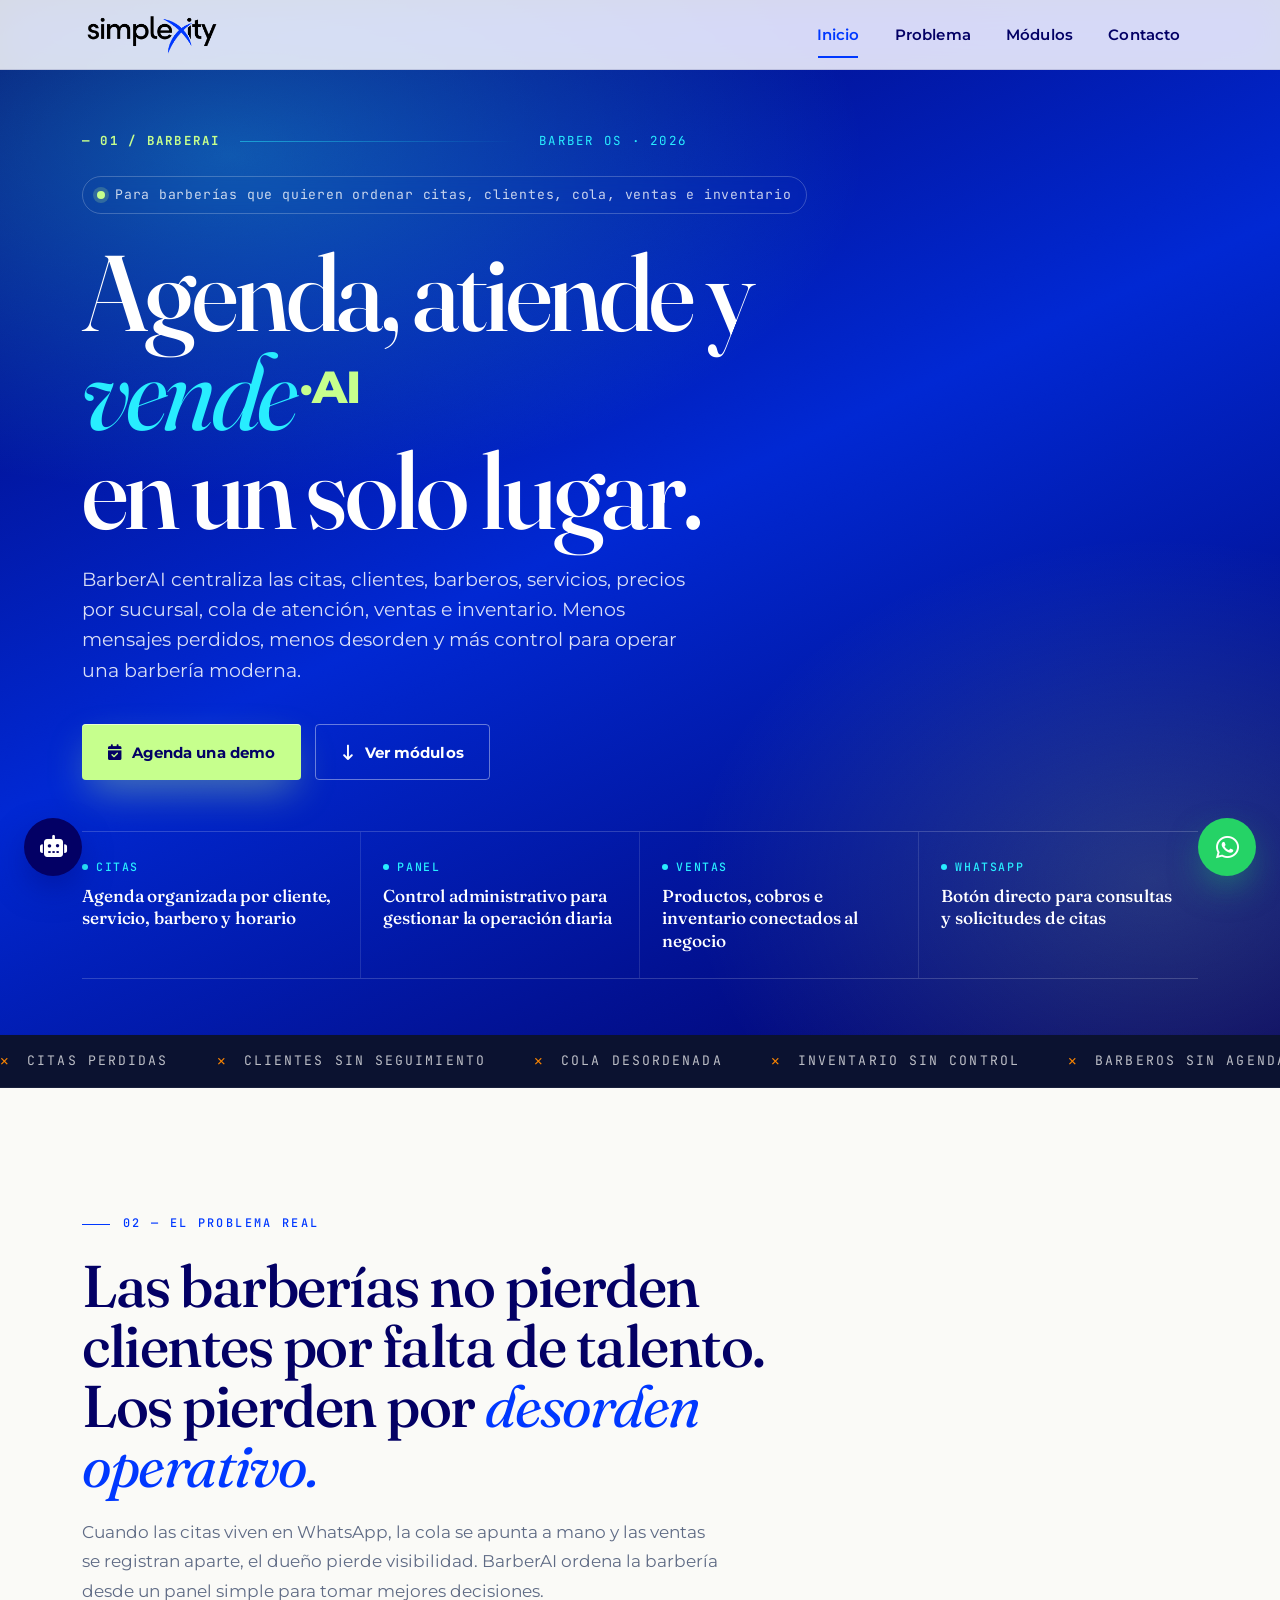
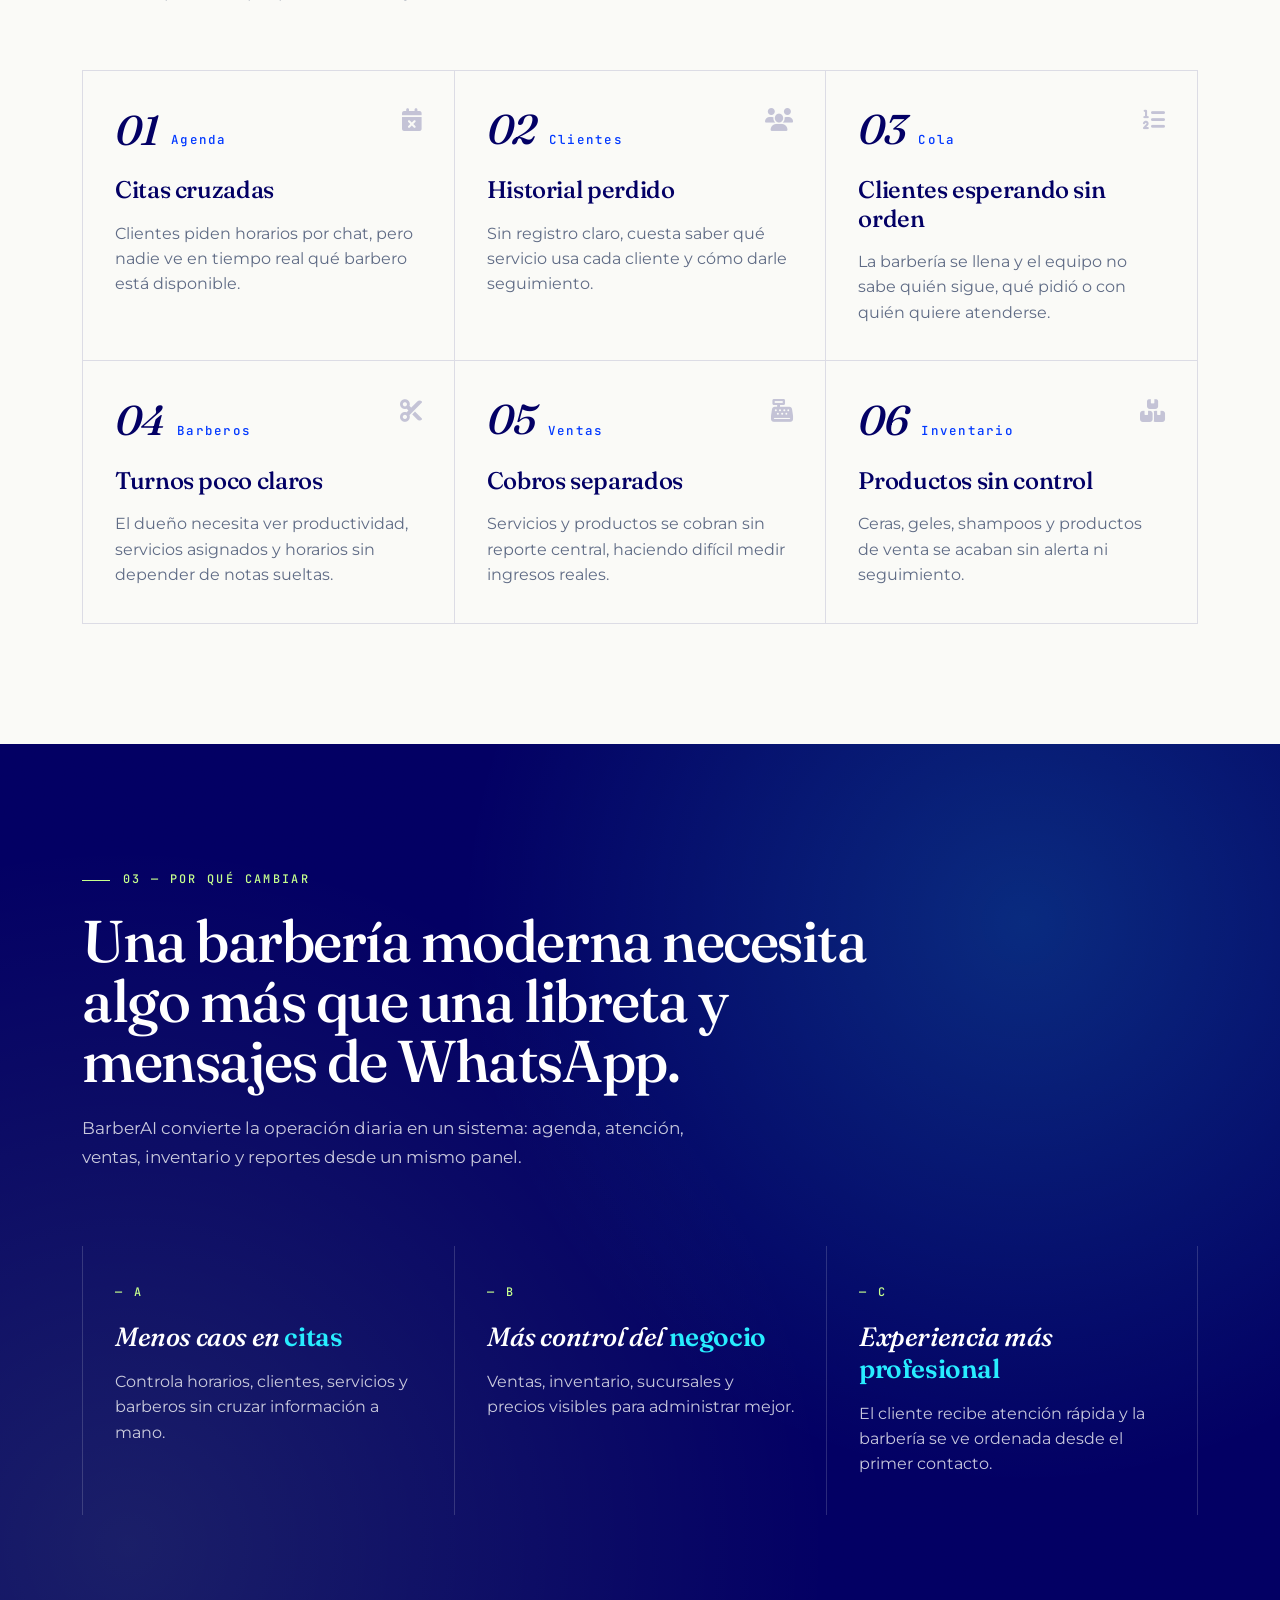
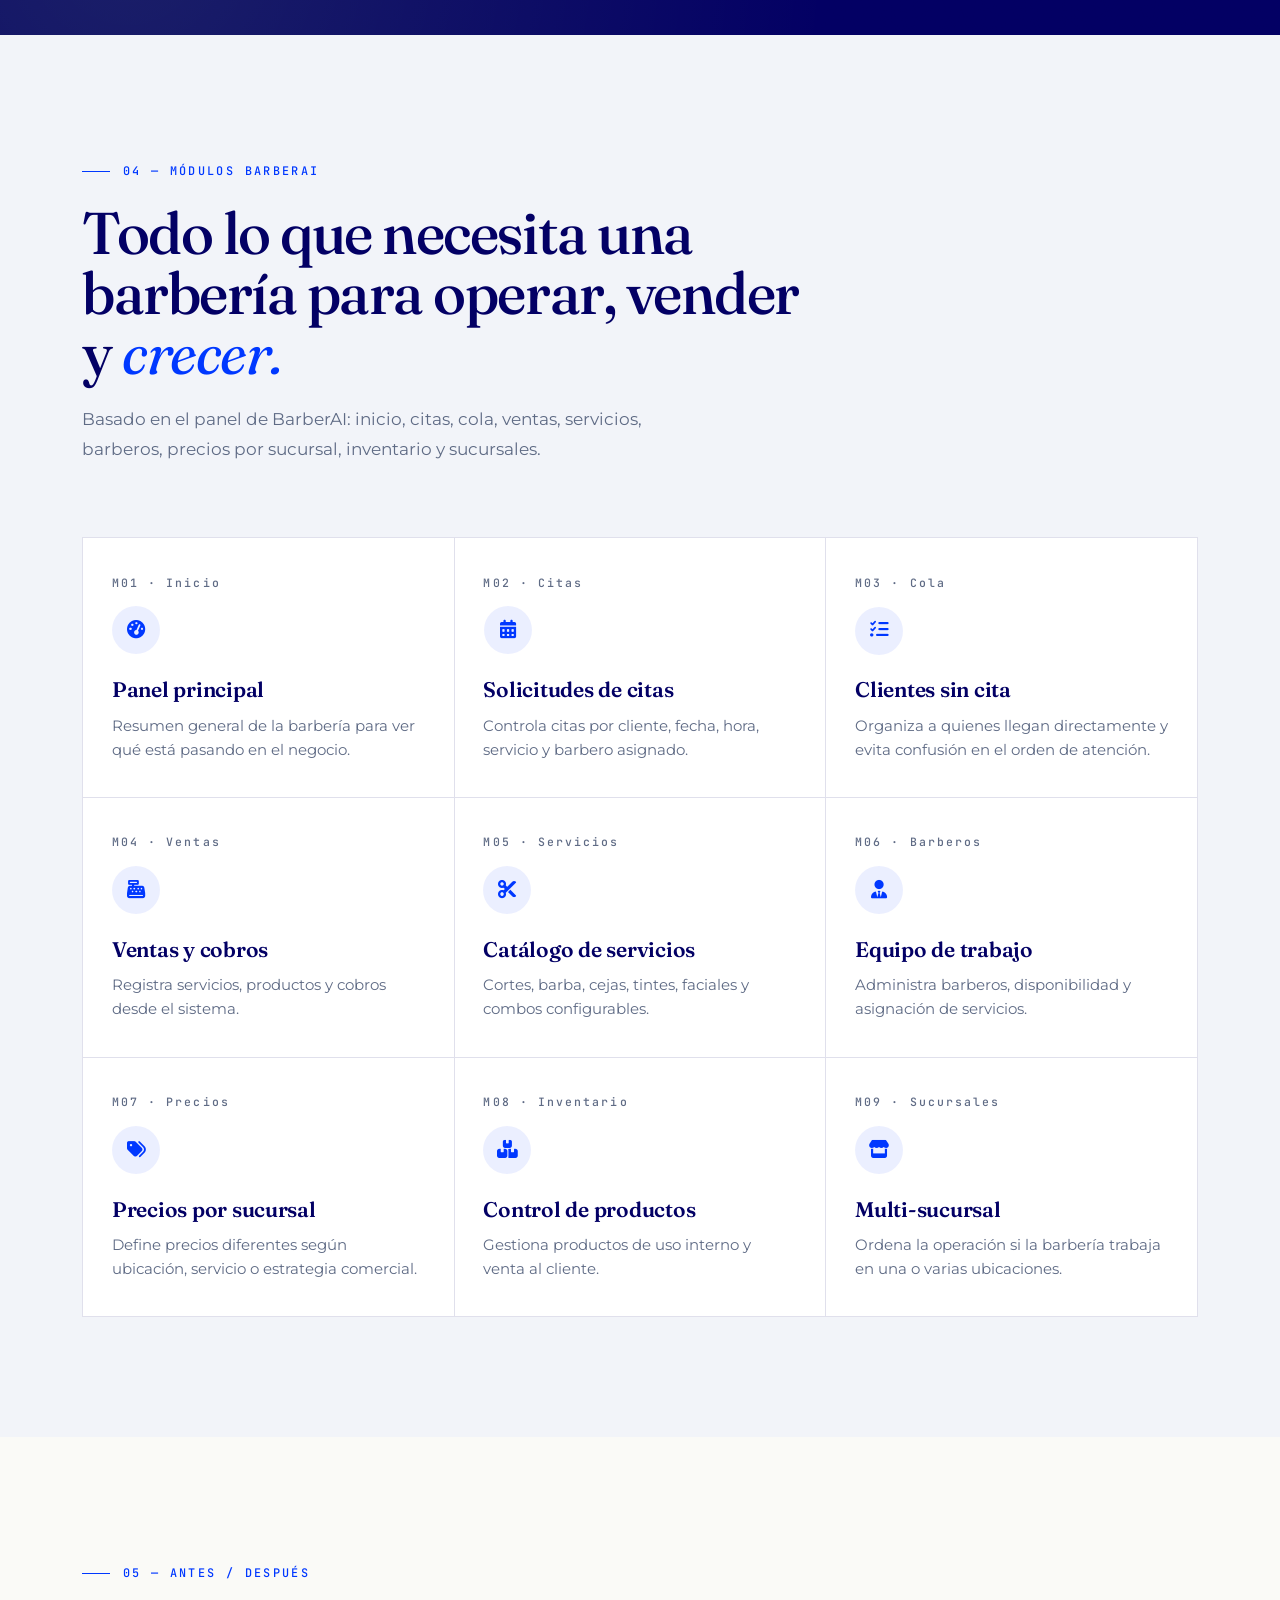
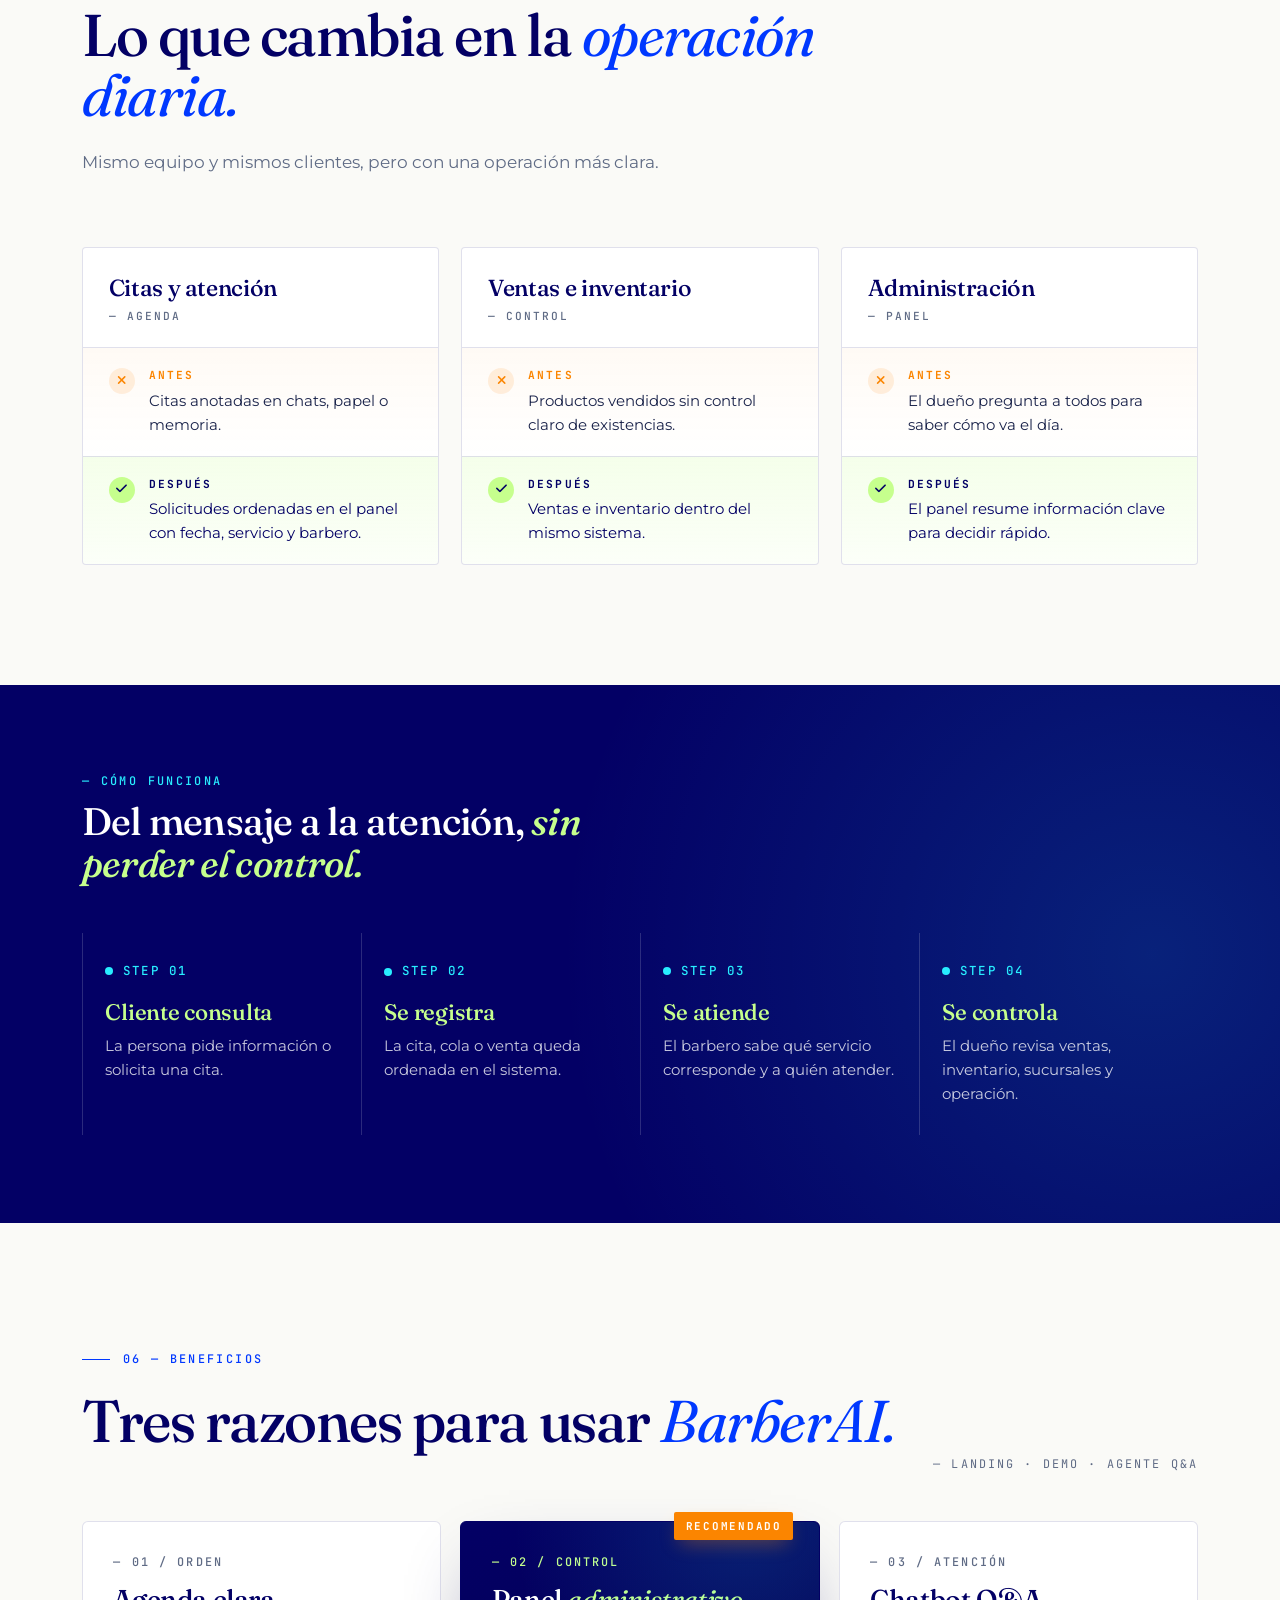
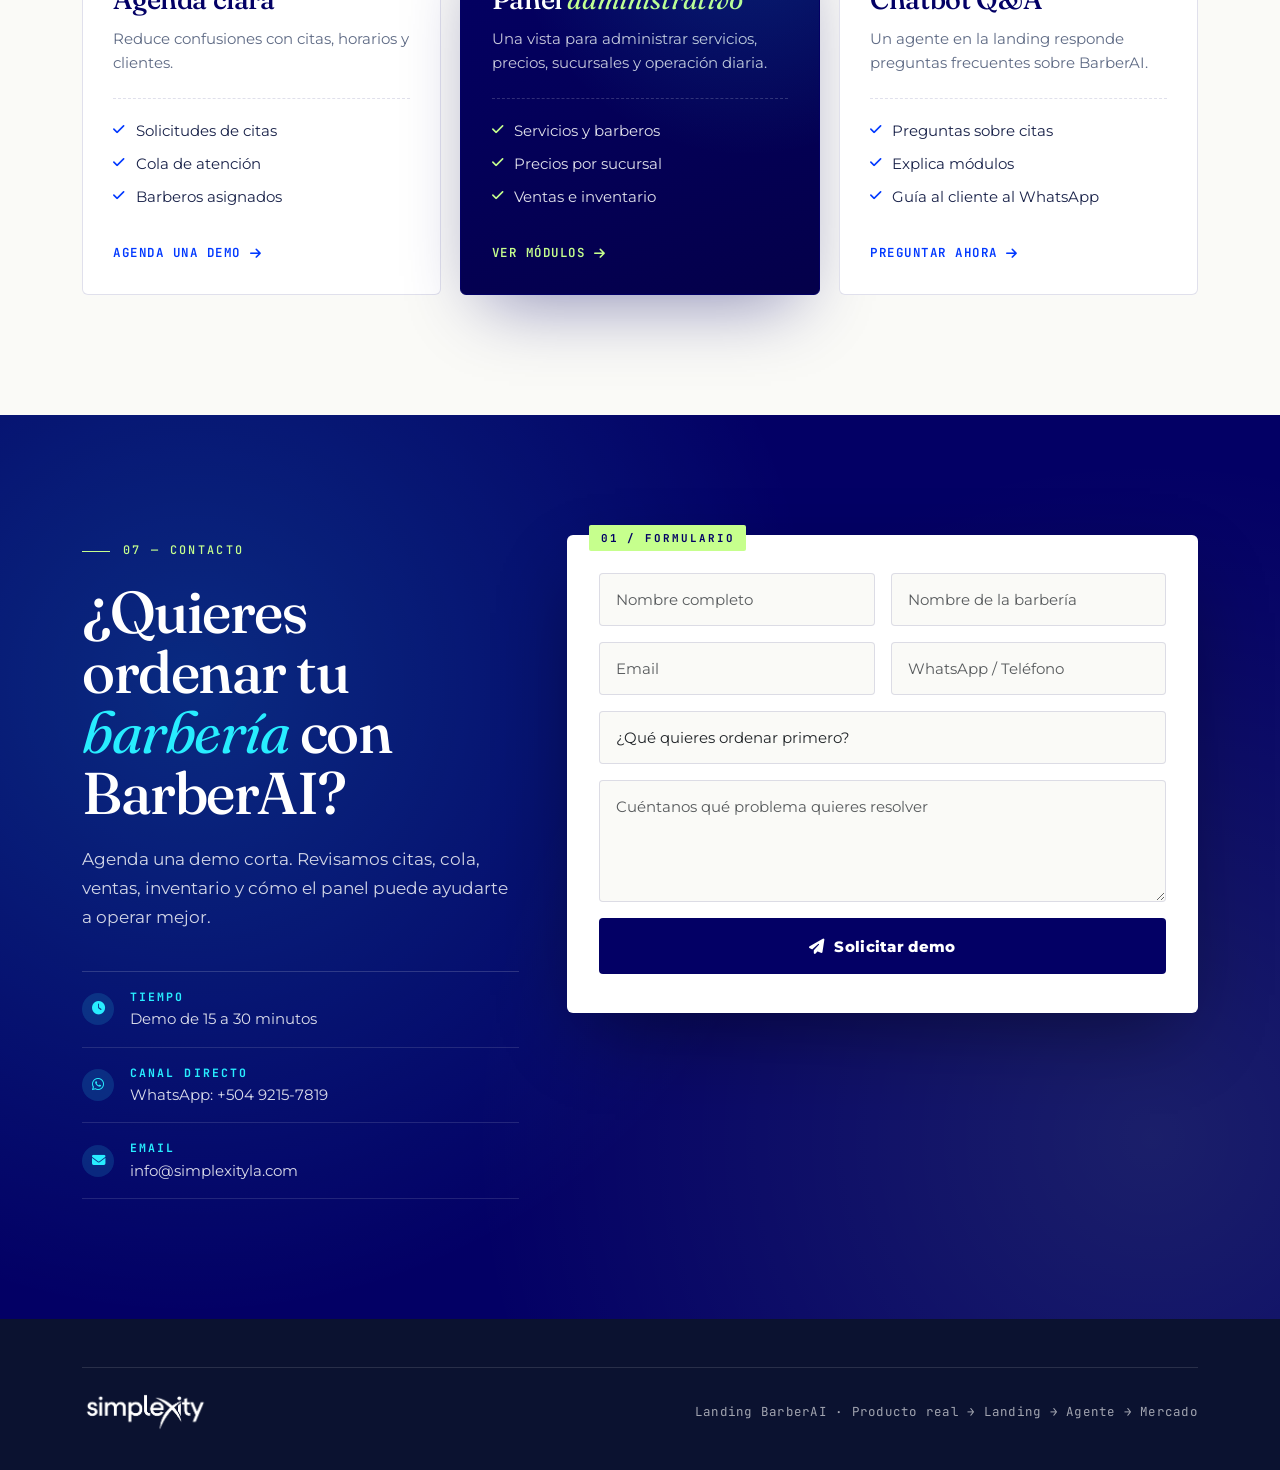
<file: index.html>
<!DOCTYPE html>
<html lang="es">
<head>
    <meta charset="UTF-8">
    <meta name="viewport" content="width=device-width, initial-scale=1.0">
    <title>BarberAI by Simplexity | Agenda, ventas e inventario para barberías</title>
    <meta name="description" content="BarberAI centraliza citas, cola, ventas, servicios, barberos, precios por sucursal, inventario y sucursales para barberías modernas.">
    <link href="https://cdn.jsdelivr.net/npm/bootstrap@5.3.2/dist/css/bootstrap.min.css" rel="stylesheet">
    <link href="https://cdnjs.cloudflare.com/ajax/libs/font-awesome/6.4.0/css/all.min.css" rel="stylesheet">
    <link rel="preconnect" href="https://fonts.googleapis.com">
    <link rel="preconnect" href="https://fonts.gstatic.com" crossorigin>
    <link href="https://fonts.googleapis.com/css2?family=Fraunces:ital,opsz,wght@0,9..144,400;0,9..144,500;0,9..144,600;0,9..144,700;0,9..144,800;0,9..144,900;1,9..144,500&family=JetBrains+Mono:wght@400;500;700&family=Montserrat:wght@300;400;500;600;700;800;900&display=swap" rel="stylesheet">
    <link href="https://unpkg.com/aos@2.3.1/dist/aos.css" rel="stylesheet">
    <style>
        :root {
            --simplexity-blue: #0038FF;
            --simplexity-cyan: #28EDFF;
            --simplexity-navy: #030065;
            --simplexity-lime: #C6FF8D;
            --simplexity-orange: #FB8500;
            --ink: #0B1230;
            --ink-soft: #1A234A;
            --muted: #5F6B85;
            --line: rgba(3, 0, 101, 0.12);
            --line-strong: rgba(3, 0, 101, 0.22);
            --paper: #FAFAF7;
            --surface: #F2F4F9;
            --grain: url("data:image/svg+xml;utf8,<svg xmlns='http://www.w3.org/2000/svg' width='180' height='180'><filter id='n'><feTurbulence type='fractalNoise' baseFrequency='0.9' numOctaves='2' seed='3'/><feColorMatrix values='0 0 0 0 0  0 0 0 0 0  0 0 0 0 0  0 0 0 0.08 0'/></filter><rect width='100%' height='100%' filter='url(%23n)'/></svg>");
            --serif: 'Fraunces', 'Times New Roman', serif;
            --sans: 'Montserrat', system-ui, sans-serif;
            --mono: 'JetBrains Mono', 'Courier New', monospace;
        }

        * { box-sizing: border-box; }

        html { scroll-behavior: smooth; }

        body {
            margin: 0;
            font-family: var(--sans);
            color: var(--ink);
            background: var(--paper);
            overflow-x: hidden;
            -webkit-font-smoothing: antialiased;
        }

        ::selection { background: var(--simplexity-lime); color: var(--simplexity-navy); }

        /* === NAVBAR === */
        .navbar-professional {
            background: rgba(250, 250, 247, 0.86);
            backdrop-filter: saturate(180%) blur(20px);
            -webkit-backdrop-filter: saturate(180%) blur(20px);
            border-bottom: 1px solid var(--line);
            padding: 0.85rem 0;
            position: fixed;
            top: 0;
            width: 100%;
            z-index: 1000;
        }

        .navbar-brand img { height: 42px; }
        .brand-logo-link { display: inline-flex; align-items: center; padding: 0; }
        .brand-logo { height: 42px; width: auto; max-width: 170px; object-fit: contain; display: block; }

        .navbar-nav .nav-link {
            font-weight: 600;
            color: var(--simplexity-navy);
            margin: 0 0.6rem;
            font-size: 0.92rem;
            letter-spacing: 0.01em;
            position: relative;
        }

        .navbar-nav .nav-link::after {
            content: "";
            position: absolute;
            left: 0.6rem;
            right: 0.6rem;
            bottom: -4px;
            height: 2px;
            background: var(--simplexity-blue);
            transform: scaleX(0);
            transform-origin: left;
            transition: transform 0.32s ease;
        }

        .navbar-nav .nav-link:hover { color: var(--simplexity-blue); }
        .navbar-nav .nav-link:hover::after,
        .navbar-nav .nav-link.active::after { transform: scaleX(1); }
        .navbar-nav .nav-link.active { color: var(--simplexity-blue); }

        /* === HERO === */
        .hotelai-hero {
            position: relative;
            min-height: 100vh;
            padding: 132px 0 56px;
            color: white;
            overflow: hidden;
            background: var(--simplexity-navy);
            isolation: isolate;
        }

        .hotelai-hero::before {
            content: "";
            position: absolute;
            inset: 0;
            background:
                radial-gradient(ellipse 90% 60% at 18% 15%, rgba(40, 237, 255, 0.34), transparent 55%),
                radial-gradient(ellipse 60% 55% at 90% 85%, rgba(198, 255, 141, 0.18), transparent 60%),
                linear-gradient(155deg, rgba(3, 0, 101, 0.94) 0%, rgba(0, 56, 255, 0.72) 50%, rgba(3, 0, 101, 0.95) 100%),
                url('https://images.unsplash.com/photo-1622286342621-4bd786c2447c?auto=format&fit=crop&w=2400&q=88');
            background-size: cover;
            background-position: center 30%;
            z-index: -2;
        }

        .hotelai-hero::after {
            content: "";
            position: absolute;
            inset: 0;
            background: var(--grain);
            opacity: 0.4;
            mix-blend-mode: overlay;
            pointer-events: none;
            z-index: -1;
        }

        .hero-grid {
            display: grid;
            grid-template-columns: minmax(0, 1fr);
            gap: 3rem;
            align-items: end;
            min-height: calc(100vh - 200px);
        }

        .hero-meta {
            display: flex;
            align-items: center;
            gap: 1.2rem;
            font-family: var(--mono);
            font-size: 0.78rem;
            letter-spacing: 0.18em;
            text-transform: uppercase;
            color: var(--simplexity-cyan);
            margin-bottom: 1.6rem;
        }

        .hero-meta .index {
            color: var(--simplexity-lime);
            font-weight: 700;
        }

        .hero-meta .rule {
            flex: 1;
            max-width: 280px;
            height: 1px;
            background: linear-gradient(90deg, rgba(40, 237, 255, 0.5), transparent);
        }

        .hero-kicker {
            display: inline-block;
            font-family: var(--mono);
            font-size: 0.82rem;
            letter-spacing: 0.06em;
            color: rgba(255, 255, 255, 0.78);
            padding: 0.5rem 0.9rem;
            border: 1px solid rgba(255, 255, 255, 0.22);
            border-radius: 999px;
            margin-bottom: 1.8rem;
            backdrop-filter: blur(8px);
        }

        .hero-kicker .dot {
            display: inline-block;
            width: 8px;
            height: 8px;
            background: var(--simplexity-lime);
            border-radius: 50%;
            margin-right: 0.6rem;
            box-shadow: 0 0 0 4px rgba(198, 255, 141, 0.2);
            animation: pulse 2.4s ease-in-out infinite;
        }

        @keyframes pulse {
            0%, 100% { box-shadow: 0 0 0 4px rgba(198, 255, 141, 0.18); }
            50% { box-shadow: 0 0 0 8px rgba(198, 255, 141, 0.04); }
        }

        .hero-title {
            font-family: var(--serif);
            font-weight: 500;
            font-size: clamp(3.4rem, 8.4vw, 8.2rem);
            line-height: 0.92;
            letter-spacing: -0.035em;
            margin: 0 0 1.6rem;
            color: white;
            max-width: 14ch;
        }

        .hero-title em {
            font-style: italic;
            font-weight: 400;
            color: var(--simplexity-cyan);
            font-variation-settings: "opsz" 144;
        }

        .hero-title .ai-mark {
            font-family: var(--sans);
            font-weight: 800;
            font-style: normal;
            font-size: 0.42em;
            vertical-align: 0.6em;
            color: var(--simplexity-lime);
            letter-spacing: -0.02em;
            margin-left: 0.1em;
        }

        .hero-subtitle {
            max-width: 620px;
            font-size: 1.18rem;
            line-height: 1.6;
            color: rgba(255, 255, 255, 0.85);
            margin: 0 0 2.4rem;
            font-weight: 400;
        }

        .hero-actions {
            display: flex;
            flex-wrap: wrap;
            gap: 0.9rem;
            align-items: center;
            margin-bottom: 3.2rem;
        }

        .btn-hotel-primary,
        .btn-hotel-secondary {
            display: inline-flex;
            align-items: center;
            justify-content: center;
            gap: 0.7rem;
            min-height: 56px;
            padding: 0 1.6rem;
            font-family: var(--sans);
            font-weight: 700;
            font-size: 0.96rem;
            letter-spacing: 0.005em;
            text-decoration: none;
            border-radius: 4px;
            transition: transform 0.32s cubic-bezier(0.2, 0.8, 0.2, 1),
                        box-shadow 0.32s ease,
                        background 0.28s ease,
                        color 0.28s ease;
            position: relative;
            overflow: hidden;
        }

        .btn-hotel-primary {
            color: var(--simplexity-navy);
            background: var(--simplexity-lime);
            box-shadow: 0 16px 40px -8px rgba(198, 255, 141, 0.42),
                        inset 0 1px 0 rgba(255, 255, 255, 0.6);
        }

        .btn-hotel-primary::before {
            content: "";
            position: absolute;
            inset: 0;
            background: linear-gradient(120deg, transparent 0%, rgba(255, 255, 255, 0.55) 50%, transparent 100%);
            transform: translateX(-100%);
            transition: transform 0.7s ease;
        }

        .btn-hotel-primary:hover {
            color: var(--simplexity-navy);
            transform: translateY(-2px);
            box-shadow: 0 22px 50px -10px rgba(198, 255, 141, 0.55);
        }

        .btn-hotel-primary:hover::before { transform: translateX(100%); }

        .btn-hotel-secondary {
            color: white;
            border: 1px solid rgba(255, 255, 255, 0.4);
            background: transparent;
        }

        .btn-hotel-secondary:hover {
            color: var(--simplexity-navy);
            background: white;
            border-color: white;
            transform: translateY(-2px);
        }

        /* === HERO PROOF BAR === */
        .hero-proof {
            display: grid;
            grid-template-columns: repeat(4, minmax(0, 1fr));
            border-top: 1px solid rgba(255, 255, 255, 0.18);
            border-bottom: 1px solid rgba(255, 255, 255, 0.18);
        }

        .proof-item {
            padding: 1.6rem 1.4rem 1.6rem 0;
            border-right: 1px solid rgba(255, 255, 255, 0.12);
        }

        .proof-item:last-child { border-right: 0; }
        .proof-item:not(:first-child) { padding-left: 1.4rem; }

        .proof-label {
            display: flex;
            align-items: center;
            gap: 0.5rem;
            font-family: var(--mono);
            font-size: 0.72rem;
            font-weight: 500;
            letter-spacing: 0.14em;
            text-transform: uppercase;
            color: var(--simplexity-cyan);
            margin-bottom: 0.6rem;
        }

        .proof-label::before {
            content: "";
            width: 6px;
            height: 6px;
            background: var(--simplexity-cyan);
            border-radius: 50%;
        }

        .proof-item strong {
            display: block;
            font-family: var(--serif);
            font-weight: 500;
            font-size: 1.08rem;
            line-height: 1.3;
            color: white;
            letter-spacing: -0.005em;
        }

        /* === MARQUEE TICKER === */
        .pain-ticker {
            background: var(--ink);
            color: white;
            overflow: hidden;
            padding: 0.95rem 0;
            border-bottom: 1px solid rgba(255, 255, 255, 0.06);
        }

        .ticker-track {
            display: flex;
            gap: 3rem;
            white-space: nowrap;
            animation: ticker 38s linear infinite;
            font-family: var(--mono);
            font-size: 0.82rem;
            letter-spacing: 0.16em;
            text-transform: uppercase;
            color: rgba(255, 255, 255, 0.72);
        }

        .ticker-track span { display: inline-flex; align-items: center; gap: 1rem; }
        .ticker-track span::before {
            content: "✕";
            color: var(--simplexity-orange);
            font-size: 0.9rem;
        }

        @keyframes ticker {
            0% { transform: translateX(0); }
            100% { transform: translateX(-50%); }
        }

        /* === SECTIONS === */
        section { padding: 120px 0; position: relative; }
        .section-soft { background: var(--surface); }
        .section-paper { background: var(--paper); }

        .section-eyebrow {
            display: inline-flex;
            align-items: center;
            gap: 0.8rem;
            font-family: var(--mono);
            font-size: 0.74rem;
            font-weight: 500;
            letter-spacing: 0.2em;
            text-transform: uppercase;
            color: var(--simplexity-blue);
            margin-bottom: 1.4rem;
        }

        .section-eyebrow::before {
            content: "";
            width: 28px;
            height: 1px;
            background: var(--simplexity-blue);
        }

        .section-title {
            font-family: var(--serif);
            color: var(--simplexity-navy);
            font-size: clamp(2.4rem, 4.6vw, 4.4rem);
            line-height: 1.02;
            font-weight: 500;
            letter-spacing: -0.025em;
            margin-bottom: 1.4rem;
        }

        .section-title em {
            font-style: italic;
            font-weight: 400;
            color: var(--simplexity-blue);
        }

        .section-copy {
            color: var(--muted);
            font-size: 1.06rem;
            line-height: 1.72;
            max-width: 640px;
            font-weight: 400;
        }

        .section-copy strong { color: var(--ink); font-weight: 700; }

        /* === PAIN CARDS (numbered editorial) === */
        .pain-section { background: var(--paper); }

        .pain-grid {
            display: grid;
            grid-template-columns: repeat(3, minmax(0, 1fr));
            gap: 0;
            margin-top: 3rem;
            border-top: 1px solid var(--line);
            border-left: 1px solid var(--line);
        }

        .pain-card {
            position: relative;
            padding: 2.4rem 2rem 2.2rem;
            border-right: 1px solid var(--line);
            border-bottom: 1px solid var(--line);
            background: var(--paper);
            transition: background 0.4s ease;
            overflow: hidden;
        }

        .pain-card::before {
            content: "";
            position: absolute;
            left: 0;
            top: 0;
            width: 3px;
            height: 0;
            background: var(--simplexity-blue);
            transition: height 0.5s cubic-bezier(0.2, 0.8, 0.2, 1);
        }

        .pain-card:hover { background: white; }
        .pain-card:hover::before { height: 100%; }

        .pain-card .pain-index {
            font-family: var(--mono);
            font-size: 0.78rem;
            font-weight: 500;
            letter-spacing: 0.18em;
            color: var(--simplexity-blue);
            margin-bottom: 1.6rem;
            display: flex;
            align-items: baseline;
            gap: 0.8rem;
        }

        .pain-card .pain-index .num {
            font-family: var(--serif);
            font-style: italic;
            font-size: 2.6rem;
            color: var(--simplexity-navy);
            font-weight: 500;
            line-height: 1;
            letter-spacing: -0.02em;
        }

        .pain-card h3 {
            font-family: var(--serif);
            font-weight: 500;
            font-size: 1.5rem;
            line-height: 1.18;
            letter-spacing: -0.015em;
            color: var(--simplexity-navy);
            margin: 0 0 1rem;
        }

        .pain-card p {
            color: var(--muted);
            line-height: 1.62;
            font-size: 0.98rem;
            margin: 0;
        }

        .pain-card .pain-icon {
            position: absolute;
            top: 2.4rem;
            right: 2rem;
            color: var(--line-strong);
            font-size: 1.4rem;
            transition: color 0.4s ease, transform 0.4s ease;
        }

        .pain-card:hover .pain-icon {
            color: var(--simplexity-blue);
            transform: rotate(-6deg) scale(1.1);
        }

        /* === REVERSE / WHY CHANGE === */
        .reverse-section {
            color: white;
            background: var(--simplexity-navy);
            overflow: hidden;
            position: relative;
            isolation: isolate;
        }

        .reverse-section::before {
            content: "";
            position: absolute;
            inset: 0;
            background:
                radial-gradient(circle at 80% 20%, rgba(40, 237, 255, 0.18), transparent 45%),
                radial-gradient(circle at 10% 90%, rgba(198, 255, 141, 0.12), transparent 50%);
            z-index: -1;
        }

        .reverse-section::after {
            content: "";
            position: absolute;
            inset: 0;
            background: var(--grain);
            opacity: 0.3;
            mix-blend-mode: overlay;
            pointer-events: none;
            z-index: -1;
        }

        .reverse-section .section-title,
        .reverse-section .section-copy { color: white; }
        .reverse-section .section-copy { color: rgba(255, 255, 255, 0.78); }
        .reverse-section .section-title em { color: var(--simplexity-cyan); }
        .reverse-section .section-eyebrow {
            color: var(--simplexity-lime);
        }
        .reverse-section .section-eyebrow::before {
            background: var(--simplexity-lime);
        }

        .reverse-grid {
            display: grid;
            grid-template-columns: repeat(3, minmax(0, 1fr));
            gap: 0;
            margin-top: 3.6rem;
        }

        .reverse-panel {
            padding: 2.4rem 2rem;
            border-left: 1px solid rgba(255, 255, 255, 0.16);
            position: relative;
        }

        .reverse-panel:last-child { border-right: 1px solid rgba(255, 255, 255, 0.16); }

        .reverse-panel .panel-num {
            font-family: var(--mono);
            font-size: 0.74rem;
            font-weight: 500;
            letter-spacing: 0.2em;
            color: var(--simplexity-lime);
            margin-bottom: 1.2rem;
            display: block;
        }

        .reverse-panel h3 {
            font-family: var(--serif);
            font-weight: 500;
            font-style: italic;
            font-size: 1.65rem;
            line-height: 1.2;
            letter-spacing: -0.015em;
            color: white;
            margin: 0 0 1rem;
        }

        .reverse-panel h3 .accent {
            font-style: normal;
            color: var(--simplexity-cyan);
            font-weight: 600;
        }

        .reverse-panel p {
            color: rgba(255, 255, 255, 0.78);
            line-height: 1.62;
            margin: 0;
            font-size: 0.98rem;
        }

        /* === MODULES (dense grid) === */
        .module-section {
            background: var(--surface);
            position: relative;
        }

        .module-grid {
            display: grid;
            grid-template-columns: repeat(3, minmax(0, 1fr));
            gap: 0;
            margin-top: 3.6rem;
            border-top: 1px solid var(--line);
            border-left: 1px solid var(--line);
            background: white;
        }

        .module-card {
            position: relative;
            padding: 2.2rem 1.8rem;
            border-right: 1px solid var(--line);
            border-bottom: 1px solid var(--line);
            background: white;
            transition: background 0.36s ease;
            cursor: default;
        }

        .module-card .module-num {
            font-family: var(--mono);
            font-size: 0.72rem;
            font-weight: 500;
            letter-spacing: 0.18em;
            color: var(--muted);
            margin-bottom: 1rem;
        }

        .module-card .module-icon {
            width: 48px;
            height: 48px;
            display: inline-flex;
            align-items: center;
            justify-content: center;
            background: rgba(0, 56, 255, 0.08);
            color: var(--simplexity-blue);
            border-radius: 50%;
            font-size: 1.15rem;
            margin-bottom: 1.4rem;
            transition: background 0.36s ease, color 0.36s ease, transform 0.36s ease;
        }

        .module-card h3 {
            font-family: var(--serif);
            font-weight: 600;
            font-size: 1.32rem;
            line-height: 1.2;
            color: var(--simplexity-navy);
            letter-spacing: -0.012em;
            margin: 0 0 0.7rem;
        }

        .module-card p {
            color: var(--muted);
            line-height: 1.6;
            font-size: 0.94rem;
            margin: 0;
        }

        .module-card::after {
            content: "";
            position: absolute;
            left: 0;
            bottom: 0;
            height: 2px;
            width: 0;
            background: var(--simplexity-blue);
            transition: width 0.45s cubic-bezier(0.2, 0.8, 0.2, 1);
        }

        .module-card:hover { background: #FBFCFE; }
        .module-card:hover .module-icon {
            background: var(--simplexity-blue);
            color: white;
            transform: scale(1.06);
        }
        .module-card:hover::after { width: 100%; }

        /* === ANTES / DESPUÉS === */
        .compare-section { background: var(--paper); }

        .compare-grid {
            display: grid;
            grid-template-columns: repeat(3, minmax(0, 1fr));
            gap: 1.4rem;
            margin-top: 3.4rem;
        }

        .compare-card {
            background: white;
            border: 1px solid var(--line);
            border-radius: 4px;
            overflow: hidden;
            display: flex;
            flex-direction: column;
            position: relative;
            transition: transform 0.4s cubic-bezier(0.2, 0.8, 0.2, 1), box-shadow 0.4s ease;
        }

        .compare-card:hover {
            transform: translateY(-6px);
            box-shadow: 0 30px 64px -20px rgba(3, 0, 101, 0.18);
        }

        .compare-card h3 {
            font-family: var(--serif);
            font-weight: 500;
            font-size: 1.45rem;
            line-height: 1.2;
            color: var(--simplexity-navy);
            letter-spacing: -0.015em;
            padding: 1.6rem 1.6rem 0.4rem;
            margin: 0;
        }

        .compare-card .compare-tag {
            font-family: var(--mono);
            font-size: 0.7rem;
            font-weight: 500;
            letter-spacing: 0.18em;
            text-transform: uppercase;
            color: var(--muted);
            padding: 0 1.6rem 1.4rem;
        }

        .compare-row {
            padding: 1.2rem 1.6rem;
            display: flex;
            gap: 0.9rem;
            align-items: flex-start;
            font-size: 0.96rem;
            line-height: 1.55;
            border-top: 1px solid var(--line);
        }

        .compare-row .glyph {
            flex: 0 0 26px;
            width: 26px;
            height: 26px;
            display: inline-flex;
            align-items: center;
            justify-content: center;
            border-radius: 50%;
            font-size: 0.78rem;
            margin-top: 1px;
        }

        .compare-row.before {
            background: linear-gradient(180deg, rgba(251, 133, 0, 0.04), transparent);
            color: var(--ink-soft);
        }

        .compare-row.before .glyph {
            background: rgba(251, 133, 0, 0.12);
            color: var(--simplexity-orange);
        }

        .compare-row.before .label {
            font-family: var(--mono);
            font-size: 0.7rem;
            letter-spacing: 0.18em;
            text-transform: uppercase;
            color: var(--simplexity-orange);
            display: block;
            font-weight: 700;
            margin-bottom: 0.25rem;
        }

        .compare-row.after {
            background: linear-gradient(180deg, rgba(198, 255, 141, 0.18), rgba(198, 255, 141, 0.06));
            color: var(--simplexity-navy);
        }

        .compare-row.after .glyph {
            background: var(--simplexity-lime);
            color: var(--simplexity-navy);
        }

        .compare-row.after .label {
            font-family: var(--mono);
            font-size: 0.7rem;
            letter-spacing: 0.18em;
            text-transform: uppercase;
            color: var(--simplexity-navy);
            display: block;
            font-weight: 700;
            margin-bottom: 0.25rem;
        }

        .compare-row .text { flex: 1; }

        /* === FLOW BAND === */
        .flow-band {
            background: var(--simplexity-navy);
            color: white;
            padding: 88px 0;
            position: relative;
            overflow: hidden;
        }

        .flow-band::before {
            content: "";
            position: absolute;
            inset: 0;
            background:
                radial-gradient(circle at 90% 50%, rgba(40, 237, 255, 0.14), transparent 50%);
            pointer-events: none;
        }

        .flow-band-eyebrow {
            font-family: var(--mono);
            font-size: 0.74rem;
            font-weight: 500;
            letter-spacing: 0.2em;
            text-transform: uppercase;
            color: var(--simplexity-cyan);
            margin-bottom: 0.6rem;
        }

        .flow-band h2 {
            font-family: var(--serif);
            font-weight: 500;
            font-size: clamp(1.8rem, 3vw, 2.6rem);
            line-height: 1.1;
            letter-spacing: -0.02em;
            color: white;
            margin: 0 0 3rem;
            max-width: 22ch;
        }

        .flow-band h2 em {
            font-style: italic;
            color: var(--simplexity-lime);
        }

        .flow-grid {
            display: grid;
            grid-template-columns: repeat(4, minmax(0, 1fr));
            gap: 0;
            position: relative;
        }

        .flow-step {
            padding: 1.8rem 1.4rem 1.8rem 0;
            border-left: 1px solid rgba(255, 255, 255, 0.16);
            padding-left: 1.4rem;
            position: relative;
        }

        .flow-step .step-num {
            font-family: var(--mono);
            font-size: 0.78rem;
            font-weight: 500;
            letter-spacing: 0.18em;
            color: var(--simplexity-cyan);
            display: flex;
            align-items: center;
            gap: 0.6rem;
            margin-bottom: 1.2rem;
        }

        .flow-step .step-num .dot {
            width: 8px;
            height: 8px;
            background: var(--simplexity-cyan);
            border-radius: 50%;
        }

        .flow-step strong {
            display: block;
            font-family: var(--serif);
            font-weight: 500;
            font-size: 1.4rem;
            line-height: 1.2;
            color: var(--simplexity-lime);
            margin-bottom: 0.5rem;
            letter-spacing: -0.012em;
        }

        .flow-step p {
            margin: 0;
            color: rgba(255, 255, 255, 0.78);
            line-height: 1.58;
            font-size: 0.95rem;
        }

        /* === OFFERS === */
        .offers-section { background: var(--paper); }

        .offers-head {
            display: flex;
            align-items: flex-end;
            justify-content: space-between;
            flex-wrap: wrap;
            gap: 1.6rem;
            margin-bottom: 3rem;
        }

        .offer-meta {
            font-family: var(--mono);
            font-size: 0.74rem;
            letter-spacing: 0.18em;
            text-transform: uppercase;
            color: var(--muted);
        }

        .offer-grid {
            display: grid;
            grid-template-columns: repeat(3, minmax(0, 1fr));
            gap: 1.2rem;
        }

        .offer-card {
            position: relative;
            background: white;
            border: 1px solid var(--line);
            border-radius: 6px;
            padding: 2rem 1.9rem 1.9rem;
            display: flex;
            flex-direction: column;
            transition: transform 0.4s cubic-bezier(0.2, 0.8, 0.2, 1),
                        box-shadow 0.4s ease,
                        border-color 0.4s ease;
        }

        .offer-card:hover {
            transform: translateY(-6px);
            border-color: var(--simplexity-blue);
            box-shadow: 0 30px 60px -20px rgba(0, 56, 255, 0.18);
        }

        .offer-tag {
            position: absolute;
            top: -10px;
            right: 1.6rem;
            font-family: var(--mono);
            font-size: 0.68rem;
            font-weight: 700;
            letter-spacing: 0.16em;
            text-transform: uppercase;
            color: white;
            background: var(--simplexity-orange);
            padding: 0.34rem 0.7rem;
            border-radius: 2px;
            box-shadow: 0 8px 20px -6px rgba(251, 133, 0, 0.42);
        }

        .offer-card .offer-num {
            font-family: var(--mono);
            font-size: 0.74rem;
            font-weight: 500;
            letter-spacing: 0.18em;
            color: var(--muted);
            margin-bottom: 0.7rem;
        }

        .offer-card h3 {
            font-family: var(--serif);
            font-weight: 500;
            font-size: 1.7rem;
            line-height: 1.18;
            letter-spacing: -0.015em;
            color: var(--simplexity-navy);
            margin: 0 0 0.7rem;
        }

        .offer-card > p {
            color: var(--muted);
            line-height: 1.6;
            font-size: 0.96rem;
            margin: 0 0 1.4rem;
        }

        .offer-card ul {
            list-style: none;
            padding: 0;
            margin: 0 0 1.6rem;
            border-top: 1px dashed var(--line);
            padding-top: 1.3rem;
        }

        .offer-card li {
            display: flex;
            gap: 0.7rem;
            margin-bottom: 0.7rem;
            color: var(--ink-soft);
            font-size: 0.94rem;
            line-height: 1.45;
        }

        .offer-card li i {
            color: var(--simplexity-blue);
            margin-top: 0.18rem;
            font-size: 0.82rem;
        }

        .offer-card .offer-cta {
            margin-top: auto;
            font-family: var(--mono);
            font-size: 0.78rem;
            font-weight: 600;
            letter-spacing: 0.12em;
            text-transform: uppercase;
            color: var(--simplexity-blue);
            text-decoration: none;
            display: inline-flex;
            align-items: center;
            gap: 0.55rem;
            transition: gap 0.32s ease;
        }

        .offer-card .offer-cta:hover { gap: 0.95rem; }

        .offer-card.featured {
            background: linear-gradient(160deg, var(--simplexity-navy) 0%, #04004A 100%);
            color: white;
            border-color: var(--simplexity-navy);
            box-shadow: 0 30px 70px -24px rgba(3, 0, 101, 0.45);
        }

        .offer-card.featured::before {
            content: "";
            position: absolute;
            inset: 0;
            background:
                radial-gradient(circle at 80% 0%, rgba(40, 237, 255, 0.14), transparent 50%);
            border-radius: inherit;
            pointer-events: none;
        }

        .offer-card.featured h3 { color: white; }
        .offer-card.featured h3 em { color: var(--simplexity-lime); font-style: italic; font-weight: 400; }
        .offer-card.featured > p { color: rgba(255, 255, 255, 0.78); }
        .offer-card.featured ul { border-top-color: rgba(255, 255, 255, 0.18); }
        .offer-card.featured li { color: rgba(255, 255, 255, 0.88); }
        .offer-card.featured li i { color: var(--simplexity-lime); }
        .offer-card.featured .offer-num { color: var(--simplexity-lime); }
        .offer-card.featured .offer-cta { color: var(--simplexity-lime); }

        .offer-card.featured:hover {
            transform: translateY(-8px);
            border-color: var(--simplexity-navy);
            box-shadow: 0 40px 80px -24px rgba(3, 0, 101, 0.6);
        }

        /* === CONTACT === */
        .contact-section {
            background: var(--simplexity-navy);
            color: white;
            position: relative;
            overflow: hidden;
            isolation: isolate;
        }

        .contact-section::before {
            content: "";
            position: absolute;
            inset: 0;
            background:
                radial-gradient(circle at 15% 30%, rgba(40, 237, 255, 0.18), transparent 50%),
                radial-gradient(circle at 90% 80%, rgba(198, 255, 141, 0.12), transparent 50%);
            z-index: -1;
        }

        .contact-section .section-title,
        .contact-section .section-copy { color: white; }
        .contact-section .section-copy { color: rgba(255, 255, 255, 0.82); }
        .contact-section .section-eyebrow { color: var(--simplexity-lime); }
        .contact-section .section-eyebrow::before { background: var(--simplexity-lime); }
        .contact-section .section-title em { color: var(--simplexity-cyan); }

        .contact-list {
            list-style: none;
            padding: 0;
            margin: 2.4rem 0 0;
            border-top: 1px solid rgba(255, 255, 255, 0.16);
        }

        .contact-list li {
            padding: 1rem 0;
            border-bottom: 1px solid rgba(255, 255, 255, 0.12);
            display: flex;
            align-items: center;
            gap: 1rem;
            color: rgba(255, 255, 255, 0.86);
            font-size: 0.96rem;
        }

        .contact-list li i {
            width: 32px;
            height: 32px;
            background: rgba(40, 237, 255, 0.14);
            color: var(--simplexity-cyan);
            display: inline-flex;
            align-items: center;
            justify-content: center;
            border-radius: 50%;
            font-size: 0.84rem;
        }

        .contact-list li strong {
            font-family: var(--mono);
            font-size: 0.72rem;
            letter-spacing: 0.18em;
            text-transform: uppercase;
            color: var(--simplexity-cyan);
            display: block;
            margin-bottom: 0.15rem;
        }

        .contact-form {
            background: white;
            color: var(--ink);
            border-radius: 6px;
            padding: 2.4rem 2rem;
            box-shadow: 0 30px 80px -20px rgba(0, 0, 0, 0.45);
            position: relative;
        }

        .contact-form::before {
            content: "01 / FORMULARIO";
            position: absolute;
            top: -10px;
            left: 1.4rem;
            background: var(--simplexity-lime);
            color: var(--simplexity-navy);
            font-family: var(--mono);
            font-size: 0.68rem;
            font-weight: 700;
            letter-spacing: 0.18em;
            padding: 0.32rem 0.7rem;
            border-radius: 2px;
        }

        .form-control-custom {
            border: 1px solid var(--line);
            border-radius: 4px;
            padding: 14px 16px;
            font-size: 0.96rem;
            background: var(--paper);
            transition: border-color 0.28s ease, box-shadow 0.28s ease, background 0.28s ease;
        }

        .form-control-custom:focus {
            border-color: var(--simplexity-blue);
            background: white;
            box-shadow: 0 0 0 3px rgba(0, 56, 255, 0.12);
            outline: none;
        }

        .btn-submit {
            width: 100%;
            min-height: 56px;
            border: 0;
            border-radius: 4px;
            background: var(--simplexity-navy);
            color: white;
            font-weight: 800;
            font-size: 0.96rem;
            letter-spacing: 0.02em;
            transition: background 0.28s ease, transform 0.28s ease, box-shadow 0.28s ease;
            display: inline-flex;
            align-items: center;
            justify-content: center;
            gap: 0.6rem;
        }

        .btn-submit:hover {
            background: var(--simplexity-blue);
            transform: translateY(-1px);
            box-shadow: 0 18px 40px -12px rgba(0, 56, 255, 0.5);
        }

        /* === FOOTER === */
        .footer {
            background: var(--ink);
            color: rgba(255, 255, 255, 0.62);
            padding: 3rem 0 2.4rem;
        }

        .footer-grid {
            display: flex;
            justify-content: space-between;
            align-items: center;
            gap: 1.4rem;
            flex-wrap: wrap;
            border-top: 1px solid rgba(255, 255, 255, 0.12);
            padding-top: 1.6rem;
            font-family: var(--mono);
            font-size: 0.78rem;
            letter-spacing: 0.1em;
        }

        .footer-grid .brand-mark { display: flex; align-items: center; }
        .footer-logo { height: 38px; width: auto; max-width: 155px; filter: brightness(0) invert(1); }

        /* === WHATSAPP FLOAT === */
        .whatsapp-float {
            position: fixed;
            right: 24px;
            bottom: 24px;
            width: 58px;
            height: 58px;
            border-radius: 50%;
            background: #25d366;
            color: white;
            display: flex;
            align-items: center;
            justify-content: center;
            text-decoration: none;
            font-size: 1.65rem;
            z-index: 1000;
            box-shadow: 0 14px 36px -8px rgba(37, 211, 102, 0.55);
            transition: transform 0.32s ease, box-shadow 0.32s ease;
        }

        .whatsapp-float:hover {
            color: white;
            transform: translateY(-3px) scale(1.04);
            box-shadow: 0 22px 50px -10px rgba(37, 211, 102, 0.7);
        }



        /* === CHATBOT BARBERAI === */
        .chatbot-toggle {
            position: fixed;
            left: 24px;
            bottom: 24px;
            width: 58px;
            height: 58px;
            border-radius: 50%;
            border: 0;
            background: var(--simplexity-navy);
            color: white;
            display: flex;
            align-items: center;
            justify-content: center;
            font-size: 1.35rem;
            z-index: 1001;
            box-shadow: 0 14px 36px -8px rgba(3, 0, 101, 0.55);
            transition: transform 0.32s ease, box-shadow 0.32s ease, background 0.28s ease;
        }
        .chatbot-toggle:hover { transform: translateY(-3px) scale(1.04); background: var(--simplexity-blue); }
        .chatbot-box {
            position: fixed;
            left: 24px;
            bottom: 94px;
            width: min(360px, calc(100vw - 48px));
            background: white;
            border: 1px solid var(--line);
            border-radius: 10px;
            overflow: hidden;
            z-index: 1001;
            box-shadow: 0 28px 70px -18px rgba(3, 0, 101, 0.35);
            display: none;
        }
        .chatbot-box.open { display: block; }
        .chatbot-header {
            background: linear-gradient(145deg, var(--simplexity-navy), var(--simplexity-blue));
            color: white;
            padding: 1rem 1.1rem;
            display: flex;
            justify-content: space-between;
            align-items: center;
        }
        .chatbot-header strong { font-family: var(--serif); font-size: 1.2rem; font-weight: 500; }
        .chatbot-close { background: transparent; border: 0; color: white; font-size: 1.1rem; }
        .chatbot-messages { height: 310px; overflow-y: auto; padding: 1rem; background: var(--paper); }
        .chat-msg { max-width: 86%; padding: 0.7rem 0.85rem; border-radius: 10px; margin-bottom: 0.75rem; font-size: 0.9rem; line-height: 1.45; }
        .chat-msg.bot { background: white; color: var(--ink); border: 1px solid var(--line); }
        .chat-msg.user { background: var(--simplexity-blue); color: white; margin-left: auto; }
        .chatbot-input { display: flex; gap: 0.5rem; padding: 0.8rem; border-top: 1px solid var(--line); background: white; }
        .chatbot-input input { flex: 1; border: 1px solid var(--line); border-radius: 6px; padding: 0.75rem; font-size: 0.9rem; }
        .chatbot-input button { border: 0; border-radius: 6px; background: var(--simplexity-lime); color: var(--simplexity-navy); width: 44px; font-weight: 800; }

        /* === RESPONSIVE === */
        @media (max-width: 1199px) {
            .pain-grid,
            .module-grid,
            .reverse-grid { grid-template-columns: repeat(2, minmax(0, 1fr)); }
            .reverse-panel:nth-child(2n) { border-right: 1px solid rgba(255, 255, 255, 0.16); }
            .compare-grid,
            .offer-grid,
            .flow-grid { grid-template-columns: repeat(2, minmax(0, 1fr)); }
            .hero-proof { grid-template-columns: repeat(2, minmax(0, 1fr)); }
            .proof-item { border-bottom: 1px solid rgba(255, 255, 255, 0.12); }
            .proof-item:nth-child(2) { border-right: 0; }
        }

        @media (max-width: 767px) {
            .brand-logo { height: 34px; max-width: 140px; }
            section { padding: 82px 0; }
            .hotelai-hero { min-height: auto; padding: 132px 0 64px; }
            .hero-title { font-size: 3.2rem; }
            .hero-subtitle { font-size: 1.04rem; }
            .pain-grid,
            .module-grid,
            .reverse-grid,
            .compare-grid,
            .offer-grid,
            .flow-grid { grid-template-columns: 1fr; }
            .reverse-panel { border-right: 1px solid rgba(255, 255, 255, 0.16); }
            .hero-proof { grid-template-columns: 1fr; }
            .proof-item { border-right: 0   ; padding: 1.2rem 0; }
            .btn-hotel-primary,
            .btn-hotel-secondary { width: 100%; }
            .offers-head { flex-direction: column; align-items: flex-start; }
            .footer-grid { flex-direction: column; align-items: flex-start; }
        }
    </style>
</head>
<body>

    <nav class="navbar navbar-expand-lg navbar-professional">
        <div class="container">
            <a class="navbar-brand brand-logo-link" href="#inicio" aria-label="Simplexity"><img src="assets/img/simplexity-logo.png" alt="Simplexity" class="brand-logo"></a>
            <button class="navbar-toggler" type="button" data-bs-toggle="collapse" data-bs-target="#navbarNav"><span class="navbar-toggler-icon"></span></button>
            <div class="collapse navbar-collapse" id="navbarNav">
                <ul class="navbar-nav ms-auto align-items-lg-center">
                    <li class="nav-item"><a class="nav-link active" href="#inicio">Inicio</a></li>
                    <li class="nav-item"><a class="nav-link" href="#problema">Problema</a></li>
                    <li class="nav-item"><a class="nav-link" href="#modulos">Módulos</a></li>
                    <li class="nav-item"><a class="nav-link" href="#contacto">Contacto</a></li>
                </ul>
            </div>
        </div>
    </nav>

    <header id="inicio" class="hotelai-hero">
        <div class="container"><div class="hero-grid"><div>
            <div class="hero-meta" data-aos="fade-up"><span class="index">— 01 / BARBERAI</span><span class="rule"></span><span>Barber OS · 2026</span></div>
            <div class="hero-kicker" data-aos="fade-up" data-aos-delay="80"><span class="dot"></span>Para barberías que quieren ordenar citas, clientes, cola, ventas e inventario</div>
            <h1 class="hero-title" data-aos="fade-up" data-aos-delay="160">Agenda, atiende y <em>vende</em><span class="ai-mark">·AI</span><br>en un solo lugar.</h1>
            <p class="hero-subtitle" data-aos="fade-up" data-aos-delay="240">BarberAI centraliza las citas, clientes, barberos, servicios, precios por sucursal, cola de atención, ventas e inventario. Menos mensajes perdidos, menos desorden y más control para operar una barbería moderna.</p>
            <div class="hero-actions" data-aos="fade-up" data-aos-delay="320">
                <a href="#contacto" class="btn-hotel-primary"><i class="fas fa-calendar-check"></i> Agenda una demo</a>
                <a href="#modulos" class="btn-hotel-secondary"><i class="fas fa-arrow-down-long"></i> Ver módulos</a>
            </div>
            <div class="hero-proof" data-aos="fade-up" data-aos-delay="400">
                <div class="proof-item"><span class="proof-label">Citas</span><strong>Agenda organizada por cliente, servicio, barbero y horario</strong></div>
                <div class="proof-item"><span class="proof-label">Panel</span><strong>Control administrativo para gestionar la operación diaria</strong></div>
                <div class="proof-item"><span class="proof-label">Ventas</span><strong>Productos, cobros e inventario conectados al negocio</strong></div>
                <div class="proof-item"><span class="proof-label">WhatsApp</span><strong>Botón directo para consultas y solicitudes de citas</strong></div>
            </div>
        </div></div></div>
    </header>

    <div class="pain-ticker" aria-hidden="true"><div class="ticker-track">
        <span>Citas perdidas</span><span>Clientes sin seguimiento</span><span>Cola desordenada</span><span>Inventario sin control</span><span>Barberos sin agenda clara</span><span>Precios confundidos por sucursal</span><span>Ventas sin reporte</span><span>Mensajes sin respuesta</span>
        <span>Citas perdidas</span><span>Clientes sin seguimiento</span><span>Cola desordenada</span><span>Inventario sin control</span><span>Barberos sin agenda clara</span><span>Precios confundidos por sucursal</span><span>Ventas sin reporte</span><span>Mensajes sin respuesta</span>
    </div></div>

    <section id="problema" class="pain-section"><div class="container">
        <div class="row align-items-end mb-2"><div class="col-lg-8" data-aos="fade-up"><div class="section-eyebrow">02 — El problema real</div><h2 class="section-title">Las barberías no pierden clientes por falta de talento.<br>Los pierden por <em>desorden operativo.</em></h2><p class="section-copy">Cuando las citas viven en WhatsApp, la cola se apunta a mano y las ventas se registran aparte, el dueño pierde visibilidad. BarberAI ordena la barbería desde un panel simple para tomar mejores decisiones.</p></div></div>
        <div class="pain-grid">
            <article class="pain-card" data-aos="fade-up" data-aos-delay="60"><i class="fas fa-calendar-xmark pain-icon"></i><div class="pain-index"><span class="num">01</span><span>Agenda</span></div><h3>Citas cruzadas</h3><p>Clientes piden horarios por chat, pero nadie ve en tiempo real qué barbero está disponible.</p></article>
            <article class="pain-card" data-aos="fade-up" data-aos-delay="120"><i class="fas fa-users pain-icon"></i><div class="pain-index"><span class="num">02</span><span>Clientes</span></div><h3>Historial perdido</h3><p>Sin registro claro, cuesta saber qué servicio usa cada cliente y cómo darle seguimiento.</p></article>
            <article class="pain-card" data-aos="fade-up" data-aos-delay="180"><i class="fas fa-list-ol pain-icon"></i><div class="pain-index"><span class="num">03</span><span>Cola</span></div><h3>Clientes esperando sin orden</h3><p>La barbería se llena y el equipo no sabe quién sigue, qué pidió o con quién quiere atenderse.</p></article>
            <article class="pain-card" data-aos="fade-up" data-aos-delay="240"><i class="fas fa-scissors pain-icon"></i><div class="pain-index"><span class="num">04</span><span>Barberos</span></div><h3>Turnos poco claros</h3><p>El dueño necesita ver productividad, servicios asignados y horarios sin depender de notas sueltas.</p></article>
            <article class="pain-card" data-aos="fade-up" data-aos-delay="300"><i class="fas fa-cash-register pain-icon"></i><div class="pain-index"><span class="num">05</span><span>Ventas</span></div><h3>Cobros separados</h3><p>Servicios y productos se cobran sin reporte central, haciendo difícil medir ingresos reales.</p></article>
            <article class="pain-card" data-aos="fade-up" data-aos-delay="360"><i class="fas fa-boxes-stacked pain-icon"></i><div class="pain-index"><span class="num">06</span><span>Inventario</span></div><h3>Productos sin control</h3><p>Ceras, geles, shampoos y productos de venta se acaban sin alerta ni seguimiento.</p></article>
        </div>
    </div></section>

    <section class="reverse-section"><div class="container"><div class="row mb-2"><div class="col-lg-9" data-aos="fade-up"><div class="section-eyebrow">03 — Por qué cambiar</div><h2 class="section-title">Una barbería moderna necesita algo más que una libreta y mensajes de WhatsApp.</h2><p class="section-copy">BarberAI convierte la operación diaria en un sistema: agenda, atención, ventas, inventario y reportes desde un mismo panel.</p></div></div><div class="reverse-grid"><div class="reverse-panel" data-aos="fade-up" data-aos-delay="100"><span class="panel-num">— A</span><h3>Menos caos en <span class="accent">citas</span></h3><p>Controla horarios, clientes, servicios y barberos sin cruzar información a mano.</p></div><div class="reverse-panel" data-aos="fade-up" data-aos-delay="180"><span class="panel-num">— B</span><h3>Más control del <span class="accent">negocio</span></h3><p>Ventas, inventario, sucursales y precios visibles para administrar mejor.</p></div><div class="reverse-panel" data-aos="fade-up" data-aos-delay="260"><span class="panel-num">— C</span><h3>Experiencia más <span class="accent">profesional</span></h3><p>El cliente recibe atención rápida y la barbería se ve ordenada desde el primer contacto.</p></div></div></div></section>

    <section id="modulos" class="module-section"><div class="container"><div class="row align-items-end mb-2"><div class="col-lg-8" data-aos="fade-up"><div class="section-eyebrow">04 — Módulos BarberAI</div><h2 class="section-title">Todo lo que necesita una barbería para operar, vender y <em>crecer.</em></h2><p class="section-copy">Basado en el panel de BarberAI: inicio, citas, cola, ventas, servicios, barberos, precios por sucursal, inventario y sucursales.</p></div></div><div class="module-grid">
        <div class="module-card" data-aos="fade-up" data-aos-delay="40"><div class="module-num">M01 · Inicio</div><div class="module-icon"><i class="fas fa-gauge-high"></i></div><h3>Panel principal</h3><p>Resumen general de la barbería para ver qué está pasando en el negocio.</p></div>
        <div class="module-card" data-aos="fade-up" data-aos-delay="80"><div class="module-num">M02 · Citas</div><div class="module-icon"><i class="fas fa-calendar-days"></i></div><h3>Solicitudes de citas</h3><p>Controla citas por cliente, fecha, hora, servicio y barbero asignado.</p></div>
        <div class="module-card" data-aos="fade-up" data-aos-delay="120"><div class="module-num">M03 · Cola</div><div class="module-icon"><i class="fas fa-list-check"></i></div><h3>Clientes sin cita</h3><p>Organiza a quienes llegan directamente y evita confusión en el orden de atención.</p></div>
        <div class="module-card" data-aos="fade-up" data-aos-delay="160"><div class="module-num">M04 · Ventas</div><div class="module-icon"><i class="fas fa-cash-register"></i></div><h3>Ventas y cobros</h3><p>Registra servicios, productos y cobros desde el sistema.</p></div>
        <div class="module-card" data-aos="fade-up" data-aos-delay="200"><div class="module-num">M05 · Servicios</div><div class="module-icon"><i class="fas fa-scissors"></i></div><h3>Catálogo de servicios</h3><p>Cortes, barba, cejas, tintes, faciales y combos configurables.</p></div>
        <div class="module-card" data-aos="fade-up" data-aos-delay="240"><div class="module-num">M06 · Barberos</div><div class="module-icon"><i class="fas fa-user-tie"></i></div><h3>Equipo de trabajo</h3><p>Administra barberos, disponibilidad y asignación de servicios.</p></div>
        <div class="module-card" data-aos="fade-up" data-aos-delay="280"><div class="module-num">M07 · Precios</div><div class="module-icon"><i class="fas fa-tags"></i></div><h3>Precios por sucursal</h3><p>Define precios diferentes según ubicación, servicio o estrategia comercial.</p></div>
        <div class="module-card" data-aos="fade-up" data-aos-delay="320"><div class="module-num">M08 · Inventario</div><div class="module-icon"><i class="fas fa-boxes-stacked"></i></div><h3>Control de productos</h3><p>Gestiona productos de uso interno y venta al cliente.</p></div>
        <div class="module-card" data-aos="fade-up" data-aos-delay="360"><div class="module-num">M09 · Sucursales</div><div class="module-icon"><i class="fas fa-store"></i></div><h3>Multi-sucursal</h3><p>Ordena la operación si la barbería trabaja en una o varias ubicaciones.</p></div>
    </div></div></section>

    <section class="compare-section"><div class="container"><div class="row align-items-end mb-2"><div class="col-lg-8" data-aos="fade-up"><div class="section-eyebrow">05 — Antes / Después</div><h2 class="section-title">Lo que cambia en la <em>operación diaria.</em></h2><p class="section-copy">Mismo equipo y mismos clientes, pero con una operación más clara.</p></div></div><div class="compare-grid"><article class="compare-card" data-aos="fade-up" data-aos-delay="80"><h3>Citas y atención</h3><span class="compare-tag">— Agenda</span><div class="compare-row before"><span class="glyph"><i class="fas fa-xmark"></i></span><div class="text"><span class="label">Antes</span>Citas anotadas en chats, papel o memoria.</div></div><div class="compare-row after"><span class="glyph"><i class="fas fa-check"></i></span><div class="text"><span class="label">Después</span>Solicitudes ordenadas en el panel con fecha, servicio y barbero.</div></div></article><article class="compare-card" data-aos="fade-up" data-aos-delay="140"><h3>Ventas e inventario</h3><span class="compare-tag">— Control</span><div class="compare-row before"><span class="glyph"><i class="fas fa-xmark"></i></span><div class="text"><span class="label">Antes</span>Productos vendidos sin control claro de existencias.</div></div><div class="compare-row after"><span class="glyph"><i class="fas fa-check"></i></span><div class="text"><span class="label">Después</span>Ventas e inventario dentro del mismo sistema.</div></div></article><article class="compare-card" data-aos="fade-up" data-aos-delay="200"><h3>Administración</h3><span class="compare-tag">— Panel</span><div class="compare-row before"><span class="glyph"><i class="fas fa-xmark"></i></span><div class="text"><span class="label">Antes</span>El dueño pregunta a todos para saber cómo va el día.</div></div><div class="compare-row after"><span class="glyph"><i class="fas fa-check"></i></span><div class="text"><span class="label">Después</span>El panel resume información clave para decidir rápido.</div></div></article></div></div></section>

    <div class="flow-band"><div class="container"><div class="flow-band-eyebrow">— Cómo funciona</div><h2>Del mensaje a la atención, <em>sin perder el control.</em></h2><div class="flow-grid"><div class="flow-step" data-aos="fade-up" data-aos-delay="100"><div class="step-num"><span class="dot"></span>STEP 01</div><strong>Cliente consulta</strong><p>La persona pide información o solicita una cita.</p></div><div class="flow-step" data-aos="fade-up" data-aos-delay="180"><div class="step-num"><span class="dot"></span>STEP 02</div><strong>Se registra</strong><p>La cita, cola o venta queda ordenada en el sistema.</p></div><div class="flow-step" data-aos="fade-up" data-aos-delay="260"><div class="step-num"><span class="dot"></span>STEP 03</div><strong>Se atiende</strong><p>El barbero sabe qué servicio corresponde y a quién atender.</p></div><div class="flow-step" data-aos="fade-up" data-aos-delay="340"><div class="step-num"><span class="dot"></span>STEP 04</div><strong>Se controla</strong><p>El dueño revisa ventas, inventario, sucursales y operación.</p></div></div></div></div>

    <section class="offers-section"><div class="container"><div class="offers-head"><div data-aos="fade-up"><div class="section-eyebrow">06 — Beneficios</div><h2 class="section-title">Tres razones para usar <em>BarberAI.</em></h2></div><div class="offer-meta" data-aos="fade-up" data-aos-delay="100">— Landing · Demo · Agente Q&A</div></div><div class="offer-grid"><div class="offer-card" data-aos="fade-up" data-aos-delay="100"><div class="offer-num">— 01 / ORDEN</div><h3>Agenda clara</h3><p>Reduce confusiones con citas, horarios y clientes.</p><ul><li><i class="fas fa-check"></i> Solicitudes de citas</li><li><i class="fas fa-check"></i> Cola de atención</li><li><i class="fas fa-check"></i> Barberos asignados</li></ul><a href="#contacto" class="offer-cta">Agenda una demo <i class="fas fa-arrow-right"></i></a></div><div class="offer-card featured" data-aos="fade-up" data-aos-delay="180"><span class="offer-tag">Recomendado</span><div class="offer-num">— 02 / CONTROL</div><h3>Panel <em>administrativo</em></h3><p>Una vista para administrar servicios, precios, sucursales y operación diaria.</p><ul><li><i class="fas fa-check"></i> Servicios y barberos</li><li><i class="fas fa-check"></i> Precios por sucursal</li><li><i class="fas fa-check"></i> Ventas e inventario</li></ul><a href="#contacto" class="offer-cta">Ver módulos <i class="fas fa-arrow-right"></i></a></div><div class="offer-card" data-aos="fade-up" data-aos-delay="260"><div class="offer-num">— 03 / ATENCIÓN</div><h3>Chatbot Q&A</h3><p>Un agente en la landing responde preguntas frecuentes sobre BarberAI.</p><ul><li><i class="fas fa-check"></i> Preguntas sobre citas</li><li><i class="fas fa-check"></i> Explica módulos</li><li><i class="fas fa-check"></i> Guía al cliente al WhatsApp</li></ul><a href="#contacto" class="offer-cta">Preguntar ahora <i class="fas fa-arrow-right"></i></a></div></div></div></section>

    <section id="contacto" class="contact-section"><div class="container"><div class="row align-items-start g-5"><div class="col-lg-5" data-aos="fade-up"><div class="section-eyebrow">07 — Contacto</div><h2 class="section-title">¿Quieres ordenar tu <em>barbería</em> con BarberAI?</h2><p class="section-copy">Agenda una demo corta. Revisamos citas, cola, ventas, inventario y cómo el panel puede ayudarte a operar mejor.</p><ul class="contact-list"><li><i class="fas fa-clock"></i><div><strong>Tiempo</strong>Demo de 15 a 30 minutos</div></li><li><i class="fab fa-whatsapp"></i><div><strong>Canal directo</strong>WhatsApp: +504 9215-7819</div></li><li><i class="fas fa-envelope"></i><div><strong>Email</strong>info@simplexityla.com</div></li></ul></div><div class="col-lg-7" data-aos="fade-up" data-aos-delay="150"><form id="barberai-contact-form" class="contact-form"><div class="row g-3"><div class="col-md-6"><input type="text" class="form-control form-control-custom" name="fullName" placeholder="Nombre completo" required></div><div class="col-md-6"><input type="text" class="form-control form-control-custom" name="companyName" placeholder="Nombre de la barbería" required></div><div class="col-md-6"><input type="email" class="form-control form-control-custom" name="email" placeholder="Email" required></div><div class="col-md-6"><input type="tel" class="form-control form-control-custom" name="phone" placeholder="WhatsApp / Teléfono" required></div><div class="col-12"><select class="form-control form-control-custom" name="serviceType" required><option value="">¿Qué quieres ordenar primero?</option><option>Citas y agenda</option><option>Cola de clientes</option><option>Ventas e inventario</option><option>Servicios y precios</option><option>Sucursales y barberos</option><option>Demo completa de BarberAI</option></select></div><div class="col-12"><textarea class="form-control form-control-custom" name="message" rows="4" placeholder="Cuéntanos qué problema quieres resolver"></textarea></div><div class="col-12"><button type="submit" class="btn-submit"><i class="fas fa-paper-plane"></i> Solicitar demo</button></div></div></form></div></div></div></section>

    <footer class="footer"><div class="container"><div class="footer-grid"><div class="brand-mark"><img src="assets/img/simplexity-logo.png" alt="Simplexity" class="footer-logo"></div><div>Landing BarberAI · Producto real → Landing → Agente → Mercado</div></div></div></footer>

    <a href="https://wa.me/50492157819?text=Hola%20Simplexity,%20quiero%20una%20demo%20de%20BarberAI" target="_blank" class="whatsapp-float" title="Contáctanos por WhatsApp"><i class="fab fa-whatsapp"></i></a>

    <button class="chatbot-toggle" id="chatbotToggle" title="Preguntar sobre BarberAI"><i class="fas fa-robot"></i></button>
    <div class="chatbot-box" id="chatbotBox">
        <div class="chatbot-header"><strong>Agente BarberAI</strong><button class="chatbot-close" id="chatbotClose">×</button></div>
        <div class="chatbot-messages" id="chatbotMessages"><div class="chat-msg bot">Hola, soy el agente Q&A de BarberAI. Pregúntame sobre citas, cola, ventas, servicios, barberos, inventario o sucursales.</div></div>
        <div class="chatbot-input"><input id="chatbotInput" type="text" placeholder="Escribe tu pregunta..."><button id="chatbotSend"><i class="fas fa-paper-plane"></i></button></div>
    </div>


    <script src="https://cdn.jsdelivr.net/npm/bootstrap@5.3.2/dist/js/bootstrap.bundle.min.js"></script>
    <script src="https://unpkg.com/aos@2.3.1/dist/aos.js"></script>
    <script>
        AOS.init({ duration: 760, once: true, offset: 100, easing: 'ease-out-cubic' });

        const chatbotToggle = document.getElementById('chatbotToggle');
        const chatbotBox = document.getElementById('chatbotBox');
        const chatbotClose = document.getElementById('chatbotClose');
        const chatbotInput = document.getElementById('chatbotInput');
        const chatbotSend = document.getElementById('chatbotSend');
        const chatbotMessages = document.getElementById('chatbotMessages');

        const conocimientoBarberAI = [
            {
                claves: ['hola', 'buenas', 'hey', 'saludos', 'qué tal', 'que tal'],
                respuestas: [
                    '¡Hola! 👋 Claro, dime qué quieres saber de BarberAI. Te puedo explicar citas, cola, ventas, inventario, servicios, barberos, precios o sucursales.',
                    '¡Buenas! Soy el asistente de BarberAI. Pregúntame como si hablaras con una persona: por ejemplo “¿cómo manejo las citas?” o “¿para qué sirve la cola?”.'
                ]
            },
            {
                claves: ['qué es', 'que es', 'barberai', 'sistema', 'software', 'plataforma'],
                respuestas: [
                    'BarberAI es un sistema para barberías que ayuda a ordenar la operación diaria: citas, clientes, cola, ventas, servicios, barberos, inventario, sucursales y precios. La idea es que el dueño tenga más control sin depender de papel o mensajes sueltos.',
                    'Es una plataforma pensada para barberías que quieren verse más profesionales y trabajar con más orden. Sirve para administrar citas, atender clientes, controlar ventas e inventario desde un panel.'
                ]
            },
            {
                claves: ['cita', 'citas', 'agenda', 'agendar', 'reservar', 'horario', 'turno'],
                respuestas: [
                    'En BarberAI las citas se pueden organizar por cliente, fecha, hora, servicio y barbero. Eso ayuda a evitar horarios cruzados y a que el equipo sepa a quién atender.',
                    'El módulo de citas sirve para que la barbería controle mejor su agenda. Puedes registrar solicitudes, ver el servicio que quiere el cliente y asignar un barbero disponible.',
                    'Para las citas, BarberAI ayuda a pasar del desorden de WhatsApp o papel a una agenda más clara, con cliente, servicio, hora y barbero en un solo lugar.'
                ]
            },
            {
                claves: ['cola', 'espera', 'sin cita', 'llegan', 'llegada', 'turnos sin cita'],
                respuestas: [
                    'La cola sirve para clientes que llegan sin cita. El sistema ayuda a saber quién sigue, qué servicio pidió y mantener el orden de atención.',
                    'Si llegan clientes directamente a la barbería, BarberAI permite ponerlos en cola para que no haya confusión con el orden, el servicio o el barbero que los atenderá.',
                    'La cola digital es útil cuando la barbería se llena. En vez de apuntar a mano, puedes controlar quién está esperando y qué necesita.'
                ]
            },
            {
                claves: ['venta', 'ventas', 'cobro', 'cobrar', 'pago', 'pagos', 'ingreso', 'dinero'],
                respuestas: [
                    'El módulo de ventas permite registrar servicios realizados, productos vendidos y cobros. Así el dueño puede ver mejor cuánto está entrando en el negocio.',
                    'Con ventas, BarberAI ayuda a controlar lo que se cobra por cortes, barba, combos o productos. Ya no queda todo separado en notas o memoria.',
                    'Sirve para llevar un registro más claro de los ingresos diarios, tanto por servicios como por productos vendidos.'
                ]
            },
            {
                claves: ['inventario', 'stock', 'producto', 'productos', 'existencia', 'existencias', 'shampoo', 'gel', 'cera'],
                respuestas: [
                    'El inventario ayuda a controlar productos como geles, ceras, shampoos, aceites o productos de venta. Así sabes qué tienes disponible y qué se está acabando.',
                    'BarberAI permite llevar mejor control de productos de uso interno y de venta al cliente. Eso reduce pérdidas y evita quedarse sin stock sin darse cuenta.',
                    'Con inventario puedes revisar existencias y relacionarlo mejor con las ventas de productos dentro de la barbería.'
                ]
            },
            {
                claves: ['servicio', 'servicios', 'corte', 'barba', 'cejas', 'facial', 'tinte', 'combo', 'combos'],
                respuestas: [
                    'En servicios puedes administrar el catálogo de la barbería: cortes, barba, cejas, faciales, tintes o combos. Cada servicio puede organizarse para que sea fácil venderlo y asignarlo.',
                    'El módulo de servicios sirve para definir qué ofrece la barbería y mantenerlo ordenado. Así los clientes y barberos tienen más claridad sobre lo que se va a realizar.',
                    'Puedes manejar los servicios principales de la barbería y usarlos luego en citas, ventas y precios.'
                ]
            },
            {
                claves: ['barbero', 'barberos', 'empleado', 'empleados', 'equipo', 'personal'],
                respuestas: [
                    'El módulo de barberos ayuda a administrar el equipo: quién atiende, qué servicios realiza y cómo se asignan las citas.',
                    'Con BarberAI puedes tener más claro qué barbero está relacionado con cada cita o servicio. Eso mejora el orden del día y la atención al cliente.',
                    'Sirve para organizar el personal de la barbería y evitar depender de notas sueltas o mensajes para saber quién atiende a quién.'
                ]
            },
            {
                claves: ['precio', 'precios', 'tarifa', 'costo', 'cuánto cuesta', 'cuanto cuesta', 'valor'],
                respuestas: [
                    'BarberAI permite manejar precios por servicio y por sucursal. Eso ayuda si una barbería tiene diferentes ubicaciones o listas de precios.',
                    'Los precios se pueden organizar según el servicio y la sucursal. Así se evita confusión cuando hay cortes, combos o promociones diferentes.',
                    'El sistema está pensado para que los precios estén más ordenados y no dependan de que cada persona los recuerde de memoria.'
                ]
            },
            {
                claves: ['sucursal', 'sucursales', 'ubicación', 'ubicaciones', 'local', 'locales'],
                respuestas: [
                    'El módulo de sucursales permite manejar una o varias ubicaciones de la barbería. Es útil para separar precios, operación y control por local.',
                    'Si la barbería crece o tiene varios locales, BarberAI ayuda a organizar la información por sucursal para que todo no quede mezclado.',
                    'Las sucursales sirven para controlar mejor cada ubicación, sus precios, servicios y operación.'
                ]
            },
            {
                claves: ['panel', 'dashboard', 'inicio', 'resumen', 'reportes', 'reporte'],
                respuestas: [
                    'El panel principal muestra un resumen de la barbería para que el dueño vea rápido qué está pasando: citas, ventas, clientes y operación general.',
                    'El dashboard ayuda a tomar decisiones porque junta información importante en un solo lugar, sin tener que preguntar a cada persona del equipo.',
                    'El panel es como el centro de control de BarberAI: desde ahí se entiende mejor cómo va la barbería.'
                ]
            },
            {
                claves: ['demo', 'probar', 'prueba', 'contacto', 'whatsapp', 'información', 'informacion'],
                respuestas: [
                    'Puedes pedir una demo usando el formulario o el botón de WhatsApp. En la demo te pueden mostrar citas, cola, ventas, servicios, barberos, inventario y sucursales.',
                    'Para probar BarberAI, lo mejor es solicitar una demo. Así ves el panel funcionando y decides qué parte le sirve más a tu barbería.',
                    'Claro, puedes escribir por WhatsApp para pedir información o una demo de BarberAI.'
                ]
            },
            {
                claves: ['beneficio', 'beneficios', 'ventaja', 'ventajas', 'ayuda', 'sirve'],
                respuestas: [
                    'El beneficio principal es el orden: menos citas perdidas, mejor control de clientes, ventas más claras e inventario más organizado.',
                    'BarberAI ayuda a que la barbería trabaje de forma más profesional. El dueño puede ver mejor la operación y el cliente recibe una atención más ordenada.',
                    'Sirve para reducir desorden operativo: agenda, cola, ventas, servicios, barberos, precios, inventario y sucursales en un mismo sistema.'
                ]
            }
        ];

        const palabrasSeguridad = ['contraseña', 'credenciales', 'usuario', 'password', 'clave'];

        // Base de conocimiento del agente Q&A. Esta version esta filtrada desde el manual de usuario:
        // no incluye credenciales, accesos internos, roles administrativos, CAI/SAR, logs, auditoria,
        // monitoreo, permisos ni configuraciones sensibles.
        // Para agregar nuevas preguntas: cree un nuevo objeto con `keywords` y `answer`, o sume
        // palabras equivalentes al arreglo `keywords` de un tema existente.
        const knowledgeBase = [
            {
                keywords: ['hola', 'buenas', 'saludos', 'que tal', 'ayuda'],
                answer: 'Hola, soy el agente Q&A de BarberAI. Puedo explicarte que es BarberAI y como funcionan citas, cola walk-in, ventas, apartados, inventario, servicios, barberos, precios por sucursal, reservas online, sitio publico, Lili, horarios y ubicacion.'
            },
            {
                keywords: ['que es barberai', 'para que sirve barberai', 'barberai', 'sistema', 'software', 'plataforma'],
                answer: 'BarberAI es una plataforma para administrar barberias. Ayuda a organizar citas, cola de clientes, ventas, apartados, inventario, servicios, barberos, precios por sucursal y reservas online desde un solo lugar.'
            },
            {
                keywords: ['citas', 'cita', 'agenda', 'agendar cita', 'reservar cita', 'turno con hora', 'horarios disponibles'],
                answer: 'Las citas en BarberAI se organizan por servicio, fecha, hora, cliente y barbero. El sistema permite ver la agenda del dia, crear nuevas citas, confirmar, iniciar, completar, cancelar o marcar cuando un cliente no llego. Tambien ayuda a evitar cruces de horario y mantiene la informacion en un solo panel. Si quieres agendar o pedir una demo, puedes usar el boton de WhatsApp.'
            },
            {
                keywords: ['cola walk in', 'walk in', 'cola', 'sin cita', 'orden de llegada', 'llegada', 'espera', 'ticket'],
                answer: 'La cola walk-in es para clientes que llegan sin cita y pasan por orden de llegada. BarberAI permite anotarlos, asignarles un ticket, ver su posicion, estimar la espera, llamarlos cuando sea su turno y completar la atencion con el barbero disponible.'
            },
            {
                keywords: ['ventas', 'venta', 'punto de venta', 'pos', 'cobros', 'cobrar', 'productos vendidos', 'ingresos'],
                answer: 'El modulo de ventas sirve para registrar cobros de servicios y productos. La barberia puede armar un carrito, elegir metodo de pago, controlar lo vendido y ver mejor los ingresos del dia sin depender de notas sueltas.'
            },
            {
                keywords: ['apartados', 'apartado', 'reservar producto', 'producto apartado', 'recoger producto'],
                answer: 'Los apartados permiten reservar productos para que el cliente los recoja despues. BarberAI registra el apartado, conserva la referencia de venta y permite marcarlo como pagado cuando el cliente lo retira.'
            },
            {
                keywords: ['inventario', 'stock', 'existencias', 'productos', 'producto', 'stock bajo', 'reponer'],
                answer: 'El inventario ayuda a controlar productos de venta o uso interno, como geles, ceras, shampoos o aceites. Permite revisar existencias, detectar stock bajo y relacionar los productos con las ventas.'
            },
            {
                keywords: ['servicios', 'servicio', 'catalogo', 'corte', 'barba', 'cejas', 'facial', 'combo'],
                answer: 'El catalogo de servicios organiza lo que ofrece la barberia: cortes, barba, cejas, faciales, tintes o combos. Cada servicio puede tener duracion y precio para usarlo en citas, reservas y ventas.'
            },
            {
                keywords: ['barberos', 'barbero', 'equipo', 'personal', 'quien atiende', 'asignar barbero'],
                answer: 'BarberAI ayuda a organizar los barberos de la barberia: quien atiende, que servicios realiza y como se asigna a citas o turnos de cola. Esto facilita saber quien atiende a cada cliente durante el dia.'
            },
            {
                keywords: ['precios por sucursal', 'precios', 'precio', 'tarifas', 'cuanto cuesta', 'costo por sucursal'],
                answer: 'BarberAI permite manejar precios por servicio y por sucursal. Esto es util cuando una barberia tiene varias ubicaciones, promociones o listas de precios diferentes.'
            },
            {
                keywords: ['reservas online', 'reservar online', 'reserva en linea', 'reservas en linea', 'web reservas'],
                answer: 'Las reservas online permiten que un cliente entre al sitio publico, vea los servicios y solicite una cita desde el navegador. La barberia recibe la informacion para ordenar la agenda y dar seguimiento.'
            },
            {
                keywords: ['sitio publico', 'pagina publica', 'web publica', 'clientes desde navegador', 'pagina web'],
                answer: 'El sitio publico es la pagina que ven los clientes. Desde ahi pueden conocer servicios y hacer reservas online sin entrar al panel interno de la barberia.'
            },
            {
                keywords: ['lili', 'asistente lili', 'asistente ia', 'whatsapp', 'bot de whatsapp', 'que hace lili'],
                answer: 'Lili es el asistente de BarberAI por WhatsApp. Atiende preguntas de clientes, muestra servicios, ayuda a agendar citas, anota personas en la cola walk-in, recibe solicitudes y envia avisos utiles como confirmaciones, recordatorios y llamados de turno.'
            },
            {
                keywords: ['horarios', 'horario', 'hora disponible', 'disponibilidad', 'abierto', 'cerrado'],
                answer: 'BarberAI ayuda a trabajar con horarios disponibles para citas y con el estado operativo de cada sucursal. Asi el equipo puede saber cuando hay espacios libres y ordenar mejor la atencion del dia.'
            },
            {
                keywords: ['ubicacion', 'ubicaciones', 'sucursal', 'sucursales', 'local', 'locales', 'direccion'],
                answer: 'BarberAI puede manejar una o varias sucursales. Cada ubicacion puede tener su propia operacion, servicios, precios y disponibilidad para que la informacion no quede mezclada.'
            },
            {
                keywords: ['operacion basica', 'como funciona', 'flujo diario', 'dia a dia', 'barberia con barberai'],
                answer: 'La operacion basica con BarberAI es simple: el equipo revisa la agenda, atiende citas programadas, anota clientes sin cita en la cola walk-in, registra ventas y apartados, controla inventario y consulta el resumen del dia para tomar mejores decisiones.'
            },
            {
                keywords: ['preguntas frecuentes', 'faq', 'cliente tarde', 'cancelar cita', 'reprogramar', 'no llego'],
                answer: 'En preguntas frecuentes, BarberAI contempla casos como clientes que llegan tarde, cambios de cita, cancelaciones, productos sin stock o turnos sin cita. En general, el sistema ayuda a registrar lo que paso y mantener el flujo de atencion ordenado.'
            },
            {
                keywords: ['demo', 'pedir demo', 'probar', 'contacto', 'contactar', 'quiero agendar', 'agendar demo', 'informacion comercial'],
                answer: 'Para pedir una demo o agendar una conversacion sobre BarberAI, usa el formulario de contacto o el boton flotante de WhatsApp. Por WhatsApp pueden orientarte sobre citas, cola, ventas, inventario y como aplicaria BarberAI en tu barberia.'
            }
        ];

        const sensitiveResponse = 'Lo siento, no tengo acceso a información administrativa o sensible del sistema.';
        const sensitiveKeywords = [
            'usuario de prueba', 'usuarios de prueba', 'contrasena', 'contraseña', 'password',
            'credencial', 'credenciales', 'admin', 'administrador', 'acceso interno',
            'accesos internos', 'rol administrativo', 'roles administrativos', 'permiso',
            'permisos', 'logs', 'log', 'base de datos', 'database', 'configuracion interna',
            'configuraciones internas', 'seguridad', 'cai', 'facturacion fiscal', 'sar',
            'monitoreo de conversaciones', 'monitor de chat', 'alertas de sentimiento',
            'sentimiento', 'auditoria', 'datos de auditoria', 'configuraciones de administrador'
        ];

        function addMessage(text, type) {
            const msg = document.createElement('div');
            msg.className = 'chat-msg ' + type;
            msg.textContent = text;
            chatbotMessages.appendChild(msg);
            chatbotMessages.scrollTop = chatbotMessages.scrollHeight;
        }

        function limpiarTexto(texto) {
            return texto
                .toLowerCase()
                .normalize('NFD')
                .replace(/[\u0300-\u036f]/g, '')
                .replace(/[^a-z0-9ñ\s]/g, ' ')
                .replace(/\s+/g, ' ')
                .trim();
        }


        function getTokens(texto) {
            return limpiarTexto(texto).split(' ').filter(token => token.length > 2);
        }

        function isSensitiveQuestion(texto) {
            return sensitiveKeywords.some(keyword => texto.includes(limpiarTexto(keyword)));
        }

        function scoreKnowledgeItem(texto, item) {
            const userTokens = new Set(getTokens(texto));

            return item.keywords.reduce((score, keyword) => {
                const cleanKeyword = limpiarTexto(keyword);
                const keywordTokens = getTokens(keyword);
                const sharedTokens = keywordTokens.filter(token => userTokens.has(token)).length;

                if (texto.includes(cleanKeyword)) return score + 6 + keywordTokens.length;
                if (sharedTokens === keywordTokens.length && keywordTokens.length > 0) return score + 4;
                if (sharedTokens > 0) return score + sharedTokens;
                return score;
            }, 0);
        }

        // La busqueda limpia la pregunta, bloquea temas sensibles y puntua coincidencias por frases
        // completas y palabras clave. Asi reconoce preguntas parecidas sin depender de texto exacto.
        function responderBarberAI(pregunta) {
            const texto = limpiarTexto(pregunta);

            if (isSensitiveQuestion(texto)) {
                return sensitiveResponse;
            }

            if (texto.length < 4) {
                return 'Te leo. Escribeme un poco mas para ayudarte mejor. Puedes preguntarme por citas, cola walk-in, ventas, inventario, servicios, barberos, precios, reservas online, Lili, horarios o ubicacion.';
            }

            const bestMatch = knowledgeBase
                .map(item => ({ item, score: scoreKnowledgeItem(texto, item) }))
                .sort((a, b) => b.score - a.score)[0];

            if (bestMatch && bestMatch.score >= 2) {
                return bestMatch.item.answer;
            }

            return 'No tengo una respuesta exacta para esa pregunta. Puedo ayudarte con temas de BarberAI como citas, cola walk-in, ventas, apartados, inventario, servicios, barberos, precios por sucursal, reservas online, sitio publico, Lili, horarios y ubicacion. Si quieres agendar una demo, usa el boton de WhatsApp.';
        }

        function enviarPregunta() {
            const pregunta = chatbotInput.value.trim();
            if (!pregunta) return;
            addMessage(pregunta, 'user');
            chatbotInput.value = '';

            addMessage('Escribiendo...', 'bot');
            const typingMessage = chatbotMessages.lastElementChild;

            setTimeout(() => {
                typingMessage.textContent = responderBarberAI(pregunta);
                chatbotMessages.scrollTop = chatbotMessages.scrollHeight;
            }, 450);
        }

        chatbotToggle.addEventListener('click', () => chatbotBox.classList.toggle('open'));
        chatbotClose.addEventListener('click', () => chatbotBox.classList.remove('open'));
        chatbotSend.addEventListener('click', enviarPregunta);
        chatbotInput.addEventListener('keydown', (e) => { if (e.key === 'Enter') enviarPregunta(); });

        document.getElementById('barberai-contact-form').addEventListener('submit', function(e) {
            e.preventDefault();
            alert('Solicitud recibida. También puedes escribir por WhatsApp para agendar la demo de BarberAI.');
        });
    </script>

</body>
</html>
</file>
